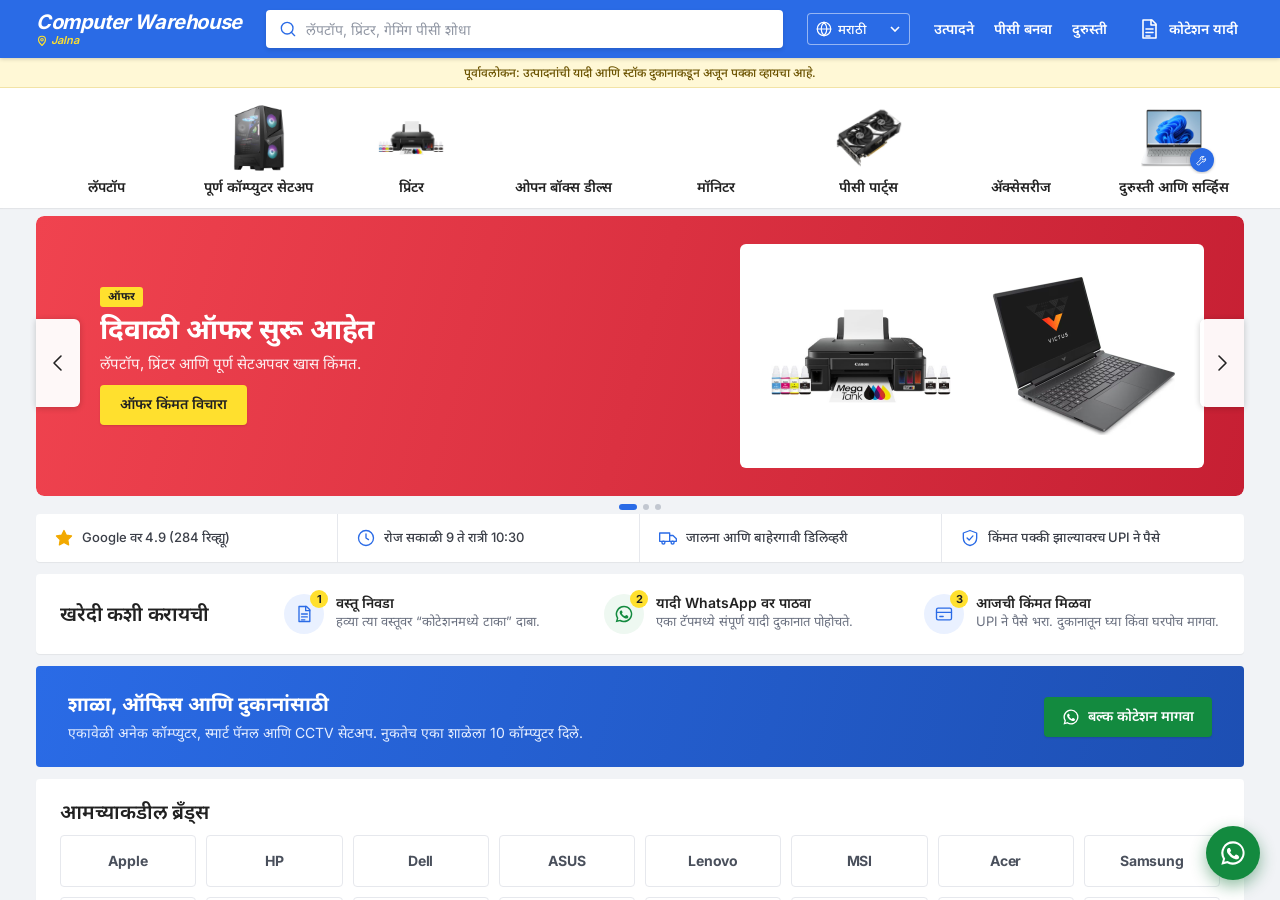
<file: index.html>
<!doctype html>
<html lang="en">
<head>
  <meta charset="utf-8">
  <meta name="viewport" content="width=device-width, initial-scale=1">
  <title>Computer Warehouse Jalna</title>
  <meta http-equiv="refresh" content="0; url=pc-shop/">
  <link rel="canonical" href="pc-shop/">
  <style>body{font-family:system-ui,sans-serif;background:#fff;color:#212121;padding:24px}a{color:#2A6BE6}</style>
</head>
<body>
  <p><a href="pc-shop/">Computer Warehouse Jalna</a></p>
</body>
</html>
</file>
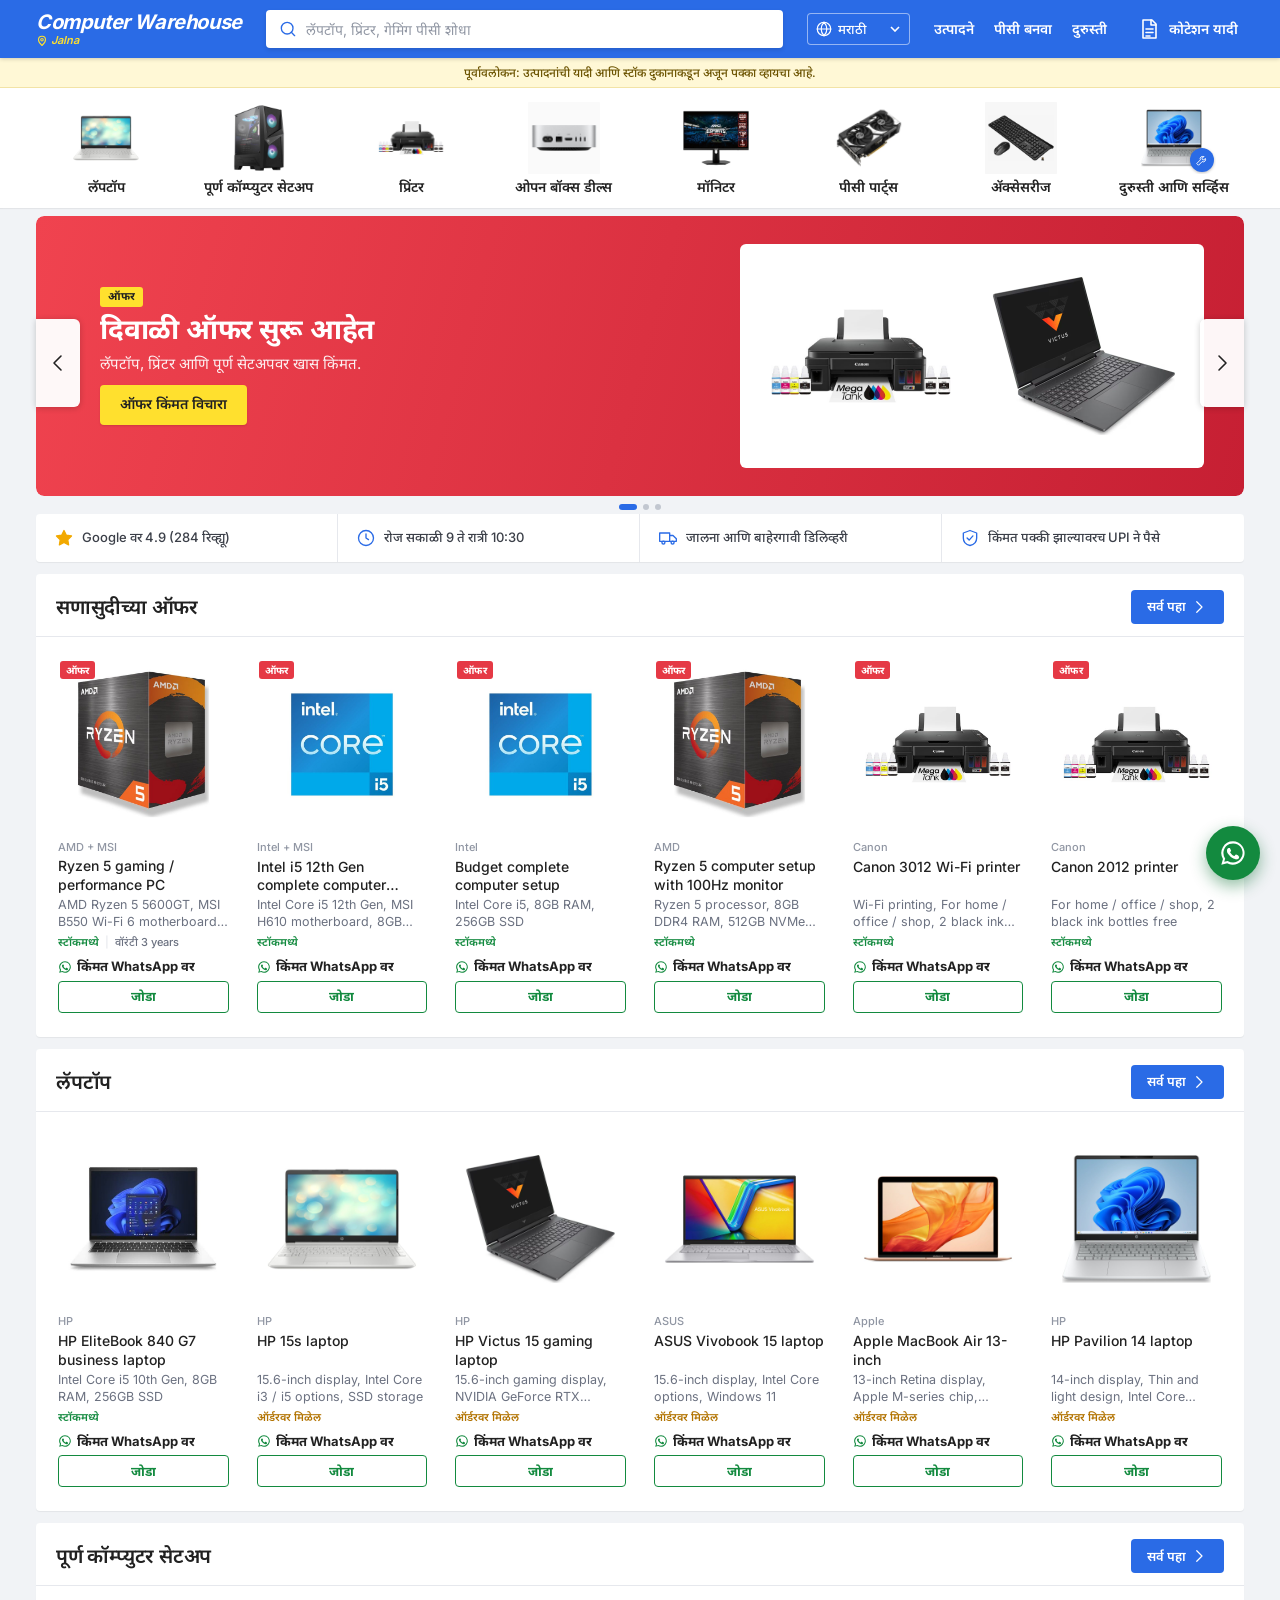
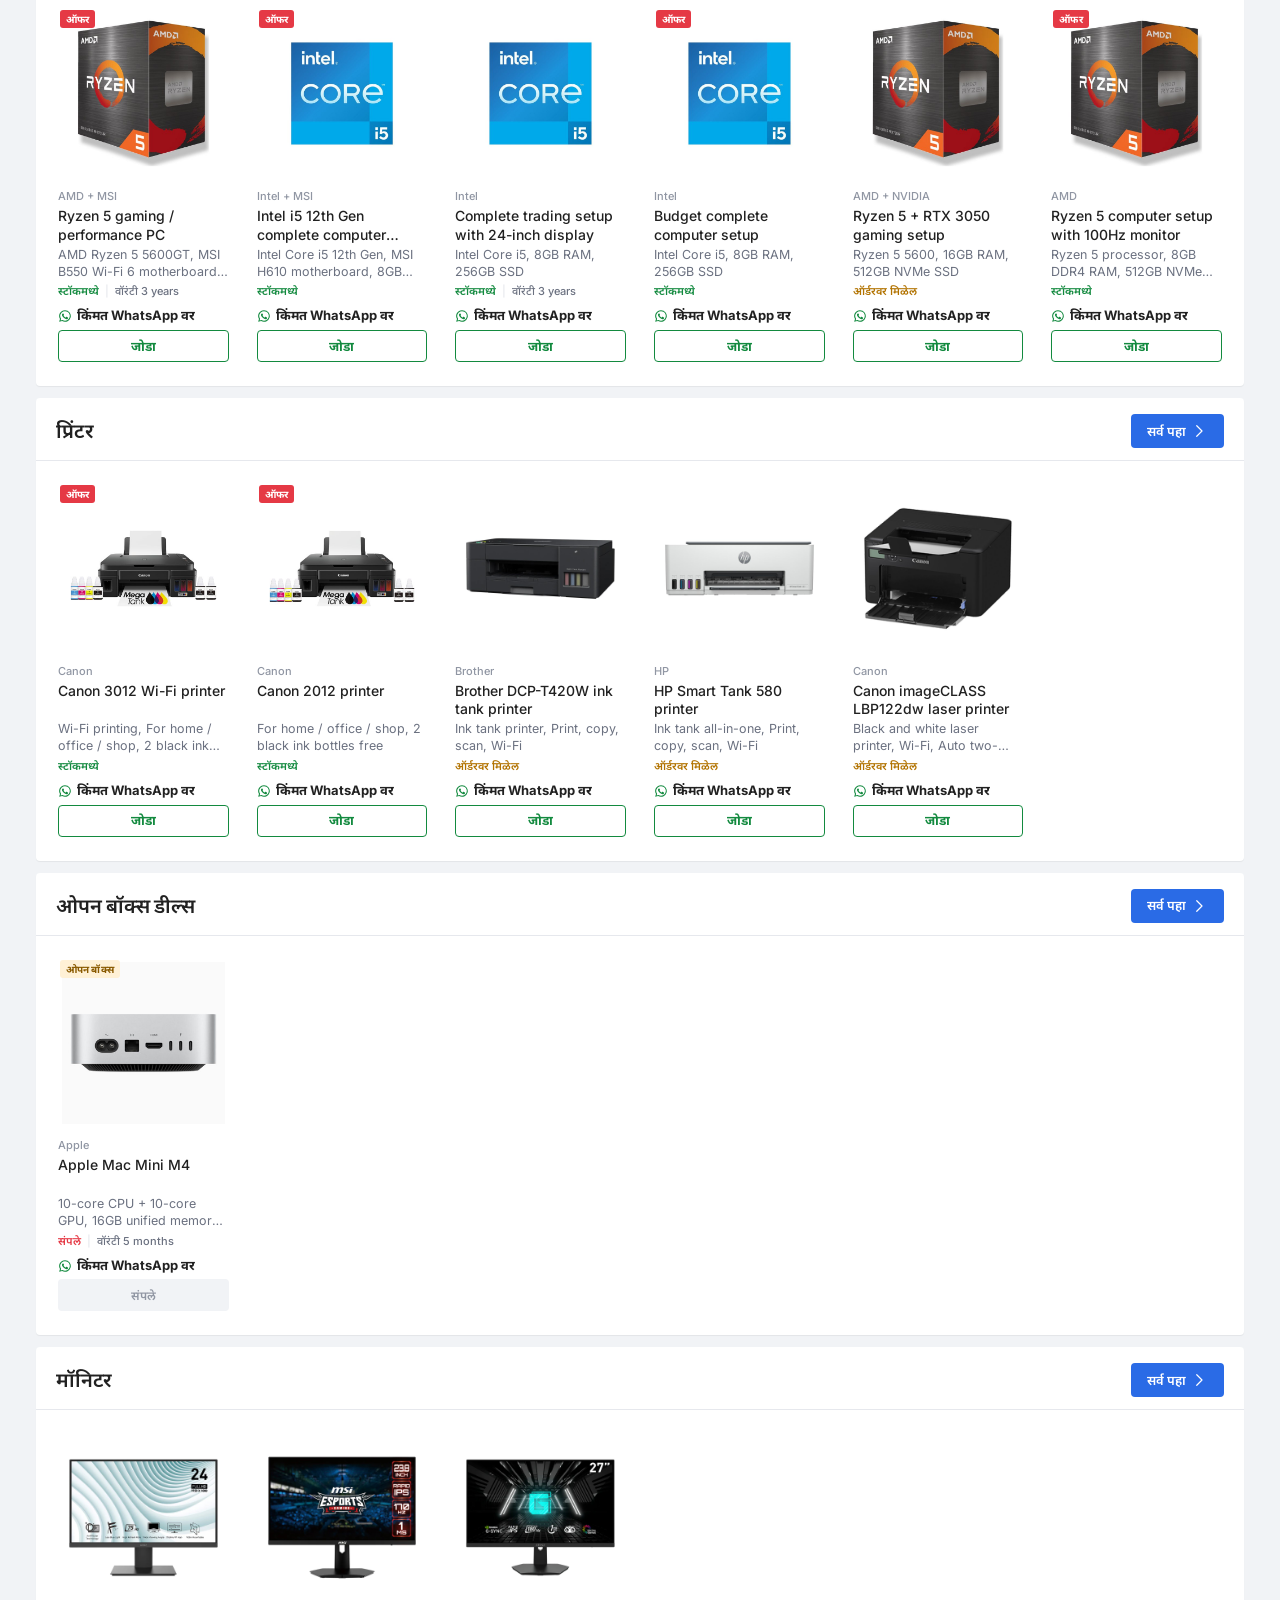
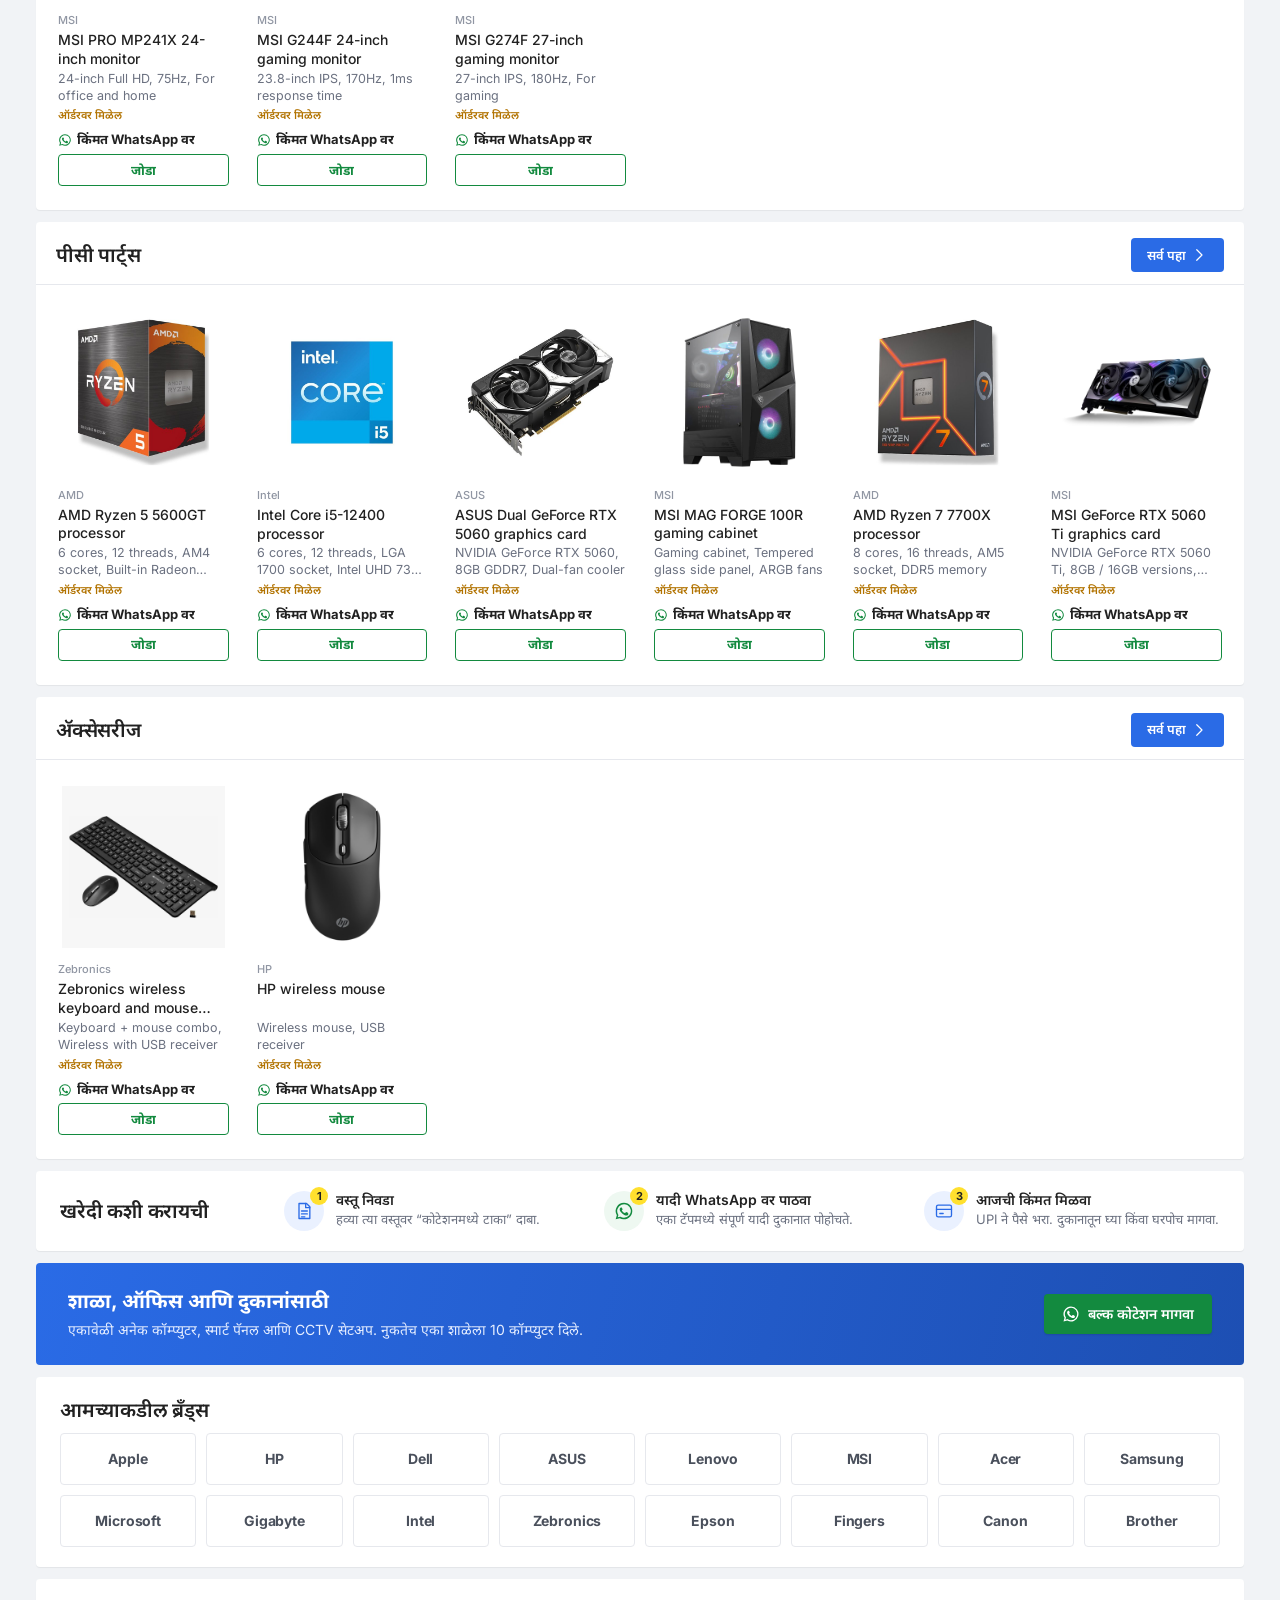
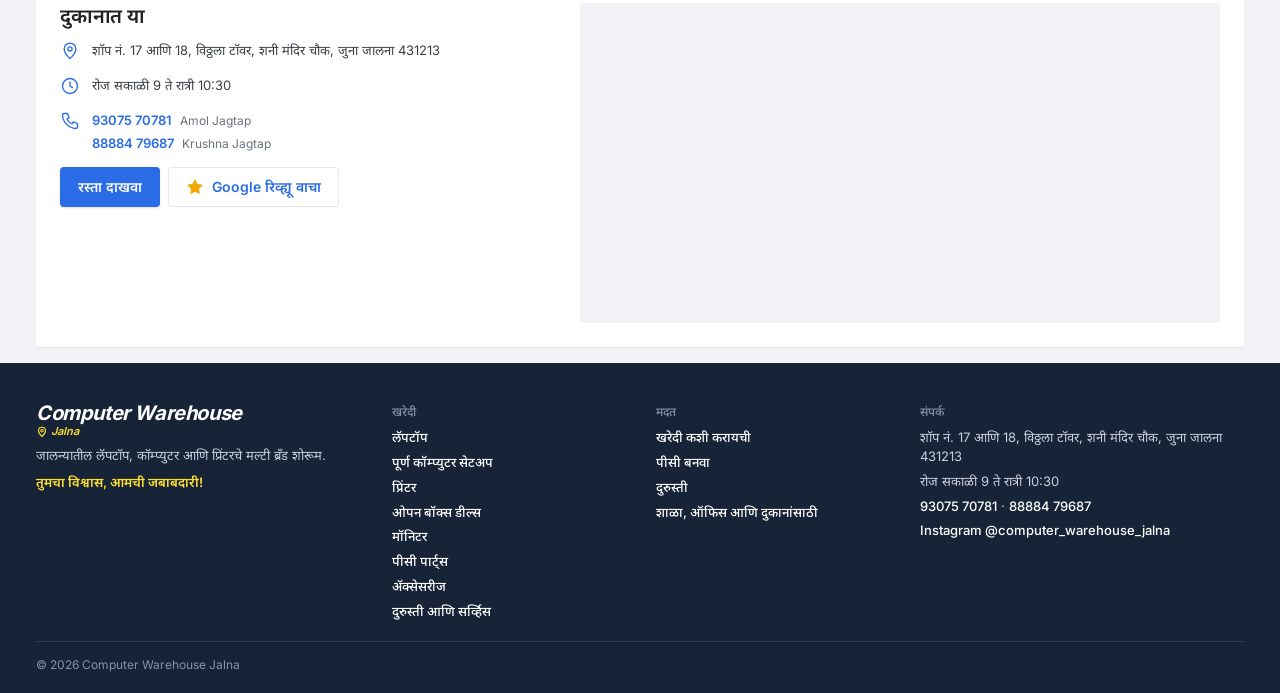
<file: pc-shop/index.html>
<!doctype html>
<html lang="mr">
<head>
  <meta charset="utf-8">
  <meta name="viewport" content="width=device-width, initial-scale=1, viewport-fit=cover">
  <title>Computer Warehouse Jalna | लॅपटॉप, कॉम्प्युटर, प्रिंटर</title>
  <meta name="description" content="Computer Warehouse Jalna: laptops, complete computer setups, printers, PC parts and repair at Shani Mandir Chowk, Old Jalna. Get today's price on WhatsApp.">
  <meta name="theme-color" content="#2A6BE6">
  <link rel="preload" href="assets/fonts/inter-latin-600-normal.woff2" as="font" type="font/woff2" crossorigin>
  <link rel="preload" href="assets/fonts/noto-sans-devanagari-devanagari-400-normal.woff2" as="font" type="font/woff2" crossorigin>
  <link rel="stylesheet" href="assets/css/fonts.css">
  <link rel="stylesheet" href="assets/css/style.css">
</head>
<body data-page="home">
  <a class="skip" href="#main" data-i18n="skip">मुख्य मजकुराकडे जा</a>

  <div data-layout="header"></div>

  <main id="main">
    <section class="cat-row" aria-labelledby="cat-title">
      <div class="wrap">
        <h2 class="sr-only" id="cat-title" data-i18n="cat_title">काय हवे आहे?</h2>
        <ul class="cats" id="categories"></ul>
      </div>
    </section>

    <section class="banners" aria-label="Offers">
      <div class="wrap">
        <div class="slider" id="slider">
          <div class="slides" id="slides" tabindex="0">
            <article class="slide slide-offer" id="offer">
              <div class="slide-copy">
                <p class="slide-tag" data-i18n="badge_offer">ऑफर</p>
                <h2 class="slide-title" data-i18n="offer_title"></h2>
                <p class="slide-text" data-i18n="b1_b"></p>
                <a class="btn btn-yellow" data-wa="wa_offer" href="#" data-i18n="offer_btn"></a>
              </div>
              <div class="slide-photo slide-photo-duo"><img src="assets/products/canon-pixma-g3012.jpg" alt="" data-fallback="printers"><img src="assets/products/hp-victus-15.jpg" alt="" data-fallback="laptops"></div>
            </article>
            <article class="slide slide-build">
              <div class="slide-copy">
                <h2 class="slide-title" data-i18n="b2_t"></h2>
                <p class="slide-text" data-i18n="b2_b"></p>
                <a class="btn btn-yellow" href="build.html" data-i18n="build_btn"></a>
              </div>
              <div class="slide-photo slide-photo-duo"><img src="assets/products/msi-mag-forge-100r.jpg" alt="" data-fallback="pc-setups"><img src="assets/products/rtx-5060.jpg" alt="" data-fallback="parts"></div>
            </article>
            <article class="slide slide-repair">
              <div class="slide-copy">
                <h2 class="slide-title" data-i18n="repair_t"></h2>
                <p class="slide-text" data-i18n="repair_b"></p>
                <a class="btn" href="repair.html" data-i18n="repair_btn"></a>
              </div>
              <div class="slide-photo"><img src="assets/products/hp-pavilion-14.jpg" alt="" data-fallback="laptops"><span class="slide-badge" data-icon="repair"></span></div>
            </article>
          </div>
          <button type="button" class="slider-arrow slider-prev" data-slide="-1" aria-label="Previous"><span data-icon="chevron-left"></span></button>
          <button type="button" class="slider-arrow slider-next" data-slide="1" aria-label="Next"><span data-icon="chevron-right"></span></button>
          <div class="dots" id="dots" role="tablist" aria-label="Slides"></div>
        </div>
      </div>
    </section>

    <section class="trust" aria-label="Why buy here">
      <div class="wrap">
        <ul class="trust-list">
          <li><a data-place-link href="#" target="_blank" rel="noopener"><span class="trust-icon trust-star" data-icon="star"></span><span data-rating></span></a></li>
          <li><span class="trust-icon" data-icon="clock"></span><span data-i18n="hours_v"></span></li>
          <li><span class="trust-icon" data-icon="truck"></span><span data-i18n="trust_delivery"></span></li>
          <li><span class="trust-icon" data-icon="shield"></span><span data-i18n="trust_pay"></span></li>
        </ul>
      </div>
    </section>

    <div id="rails"></div>

    <section class="section how" id="how">
      <div class="wrap"><div class="how-inner">
        <h2 class="h2" data-i18n="how_title">खरेदी कशी करायची</h2>
        <ol class="steps">
          <li><span class="step-icon" data-icon="quote"></span><div><h3 data-i18n="step1_t"></h3><p data-i18n="step1_b"></p></div></li>
          <li><span class="step-icon step-wa" data-icon="whatsapp"></span><div><h3 data-i18n="step2_t"></h3><p data-i18n="step2_b"></p></div></li>
          <li><span class="step-icon" data-icon="upi"></span><div><h3 data-i18n="step3_t"></h3><p data-i18n="step3_b"></p></div></li>
        </ol>
      </div></div>
    </section>

    <section class="section">
      <div class="wrap">
        <div class="bulk">
          <div>
            <h2 class="bulk-title" data-i18n="bulk_t"></h2>
            <p data-i18n="bulk_b"></p>
          </div>
          <a class="btn btn-wa" data-wa="wa_bulk" href="#"><span data-icon="whatsapp"></span><span data-i18n="bulk_btn"></span></a>
        </div>
      </div>
    </section>

    <section class="section brands-section" aria-labelledby="brands-title">
      <div class="wrap"><div class="brands-box">
        <h2 class="h2" id="brands-title" data-i18n="brands_t"></h2>
        <ul class="brands" id="brands"></ul>
      </div></div>
    </section>

    <section class="section visit" id="visit">
      <div class="wrap">
        <div class="visit-card">
          <div class="visit-info">
            <h2 class="h2" data-i18n="visit_title">दुकानात या</h2>
            <dl class="facts">
              <div><dt><span data-icon="pin" data-size="20"></span><span class="sr-only">Address</span></dt><dd data-i18n="address"></dd></div>
              <div><dt><span data-icon="clock" data-size="20"></span><span class="sr-only" data-i18n="hours_t"></span></dt><dd data-i18n="hours_v"></dd></div>
              <div><dt><span data-icon="phone" data-size="20"></span><span class="sr-only" data-i18n="phone_t"></span></dt><dd><ul class="phones" id="phones"></ul></dd></div>
            </dl>
            <div class="visit-actions">
              <a class="btn" data-directions href="#" target="_blank" rel="noopener" data-i18n="directions">रस्ता दाखवा</a>
              <a class="btn btn-ghost" data-place-link href="#" target="_blank" rel="noopener"><span class="trust-star" data-icon="star" data-size="18"></span><span data-i18n="reviews_link"></span></a>
            </div>
          </div>
          <div class="visit-map">
            <iframe data-map title="Map: Computer Warehouse Jalna" loading="lazy" referrerpolicy="no-referrer-when-downgrade"></iframe>
          </div>
        </div>
      </div>
    </section>
  </main>

  <div data-layout="footer"></div>
  <div data-layout="bottom"></div>
  <div data-layout="quote"></div>

  <script src="assets/js/layout.js"></script>
  <script src="assets/js/config.js"></script>
  <script src="assets/js/i18n.js"></script>
  <script src="assets/js/icons.js"></script>
  <script src="assets/js/art.js"></script>
  <script src="data/sample-products.js"></script>
  <script src="assets/js/products.js"></script>
  <script src="assets/js/quote.js"></script>
  <script src="assets/js/app.js"></script>
</body>
</html>
</file>
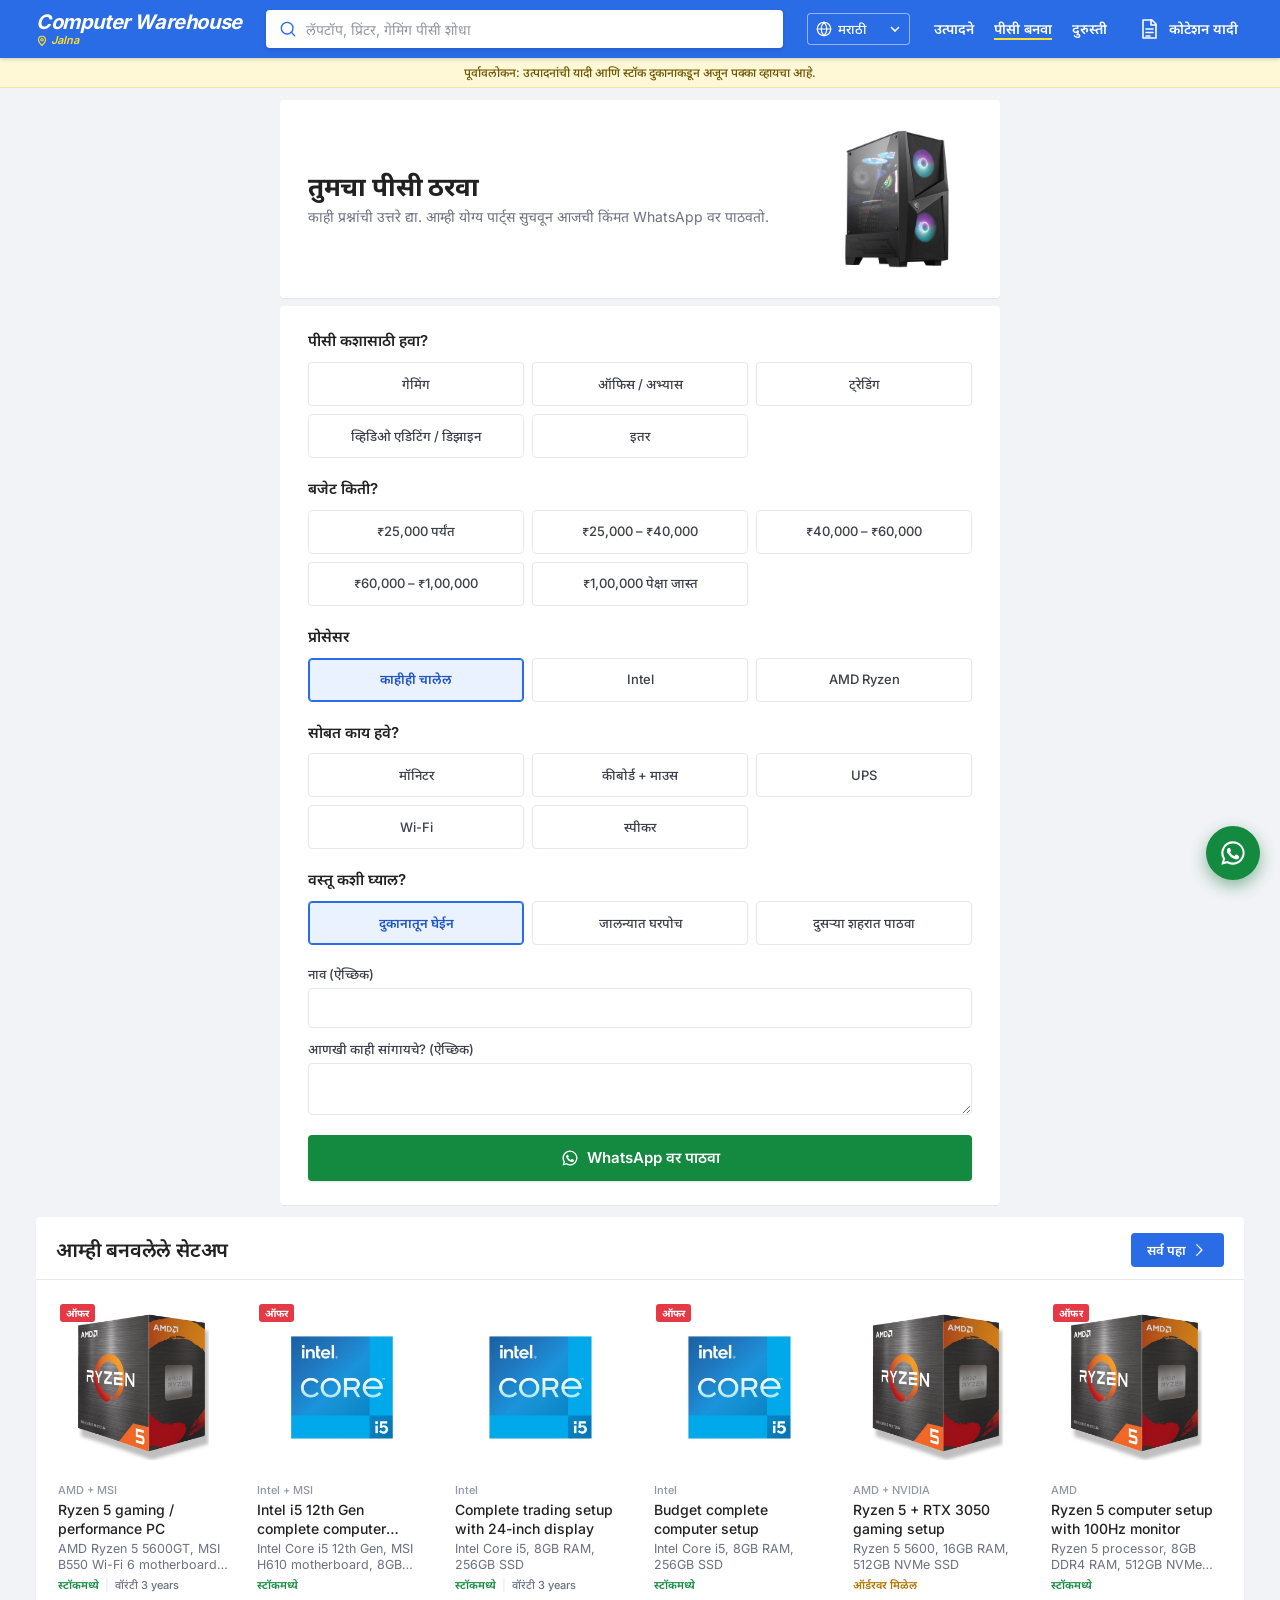
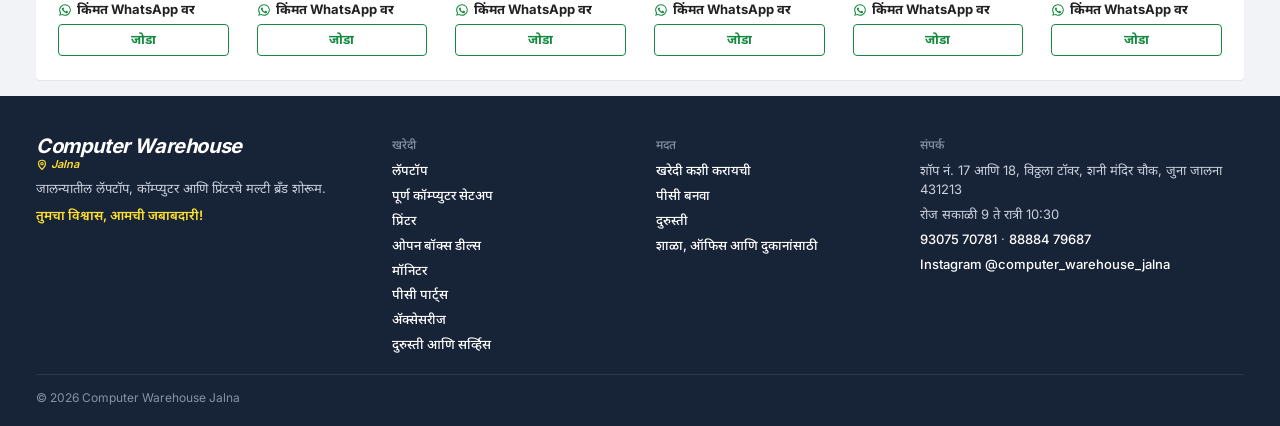
<file: pc-shop/build.html>
<!doctype html>
<html lang="mr">
<head>
  <meta charset="utf-8">
  <meta name="viewport" content="width=device-width, initial-scale=1, viewport-fit=cover">
  <title>Build my PC | Computer Warehouse Jalna</title>
  <meta name="description" content="Tell Computer Warehouse Jalna your budget and use. We suggest the right parts and send today's price on WhatsApp.">
  <meta name="theme-color" content="#2A6BE6">
  <link rel="preload" href="assets/fonts/inter-latin-600-normal.woff2" as="font" type="font/woff2" crossorigin>
  <link rel="preload" href="assets/fonts/noto-sans-devanagari-devanagari-400-normal.woff2" as="font" type="font/woff2" crossorigin>
  <link rel="stylesheet" href="assets/css/fonts.css">
  <link rel="stylesheet" href="assets/css/style.css">
</head>
<body data-page="build">
  <a class="skip" href="#main" data-i18n="skip"></a>
  <div data-layout="header"></div>

  <main id="main" class="form-page">
    <div class="wrap form-wrap">
      <div class="form-hero">
        <div>
          <h1 data-i18n="bp_title"></h1>
          <p data-i18n="bp_intro"></p>
        </div>
        <span class="form-hero-art"><img src="assets/products/msi-mag-forge-100r.jpg" alt=""></span>
      </div>

      <form class="form-card" id="build-form" novalidate>
        <p class="form-error" id="build-error" role="alert" hidden></p>
        <fieldset class="q">
          <legend data-i18n="bp_use"></legend>
          <div class="opts">
            <label class="opt"><input type="checkbox" name="use" value="use_gaming"><span data-i18n="use_gaming"></span></label>
            <label class="opt"><input type="checkbox" name="use" value="use_office"><span data-i18n="use_office"></span></label>
            <label class="opt"><input type="checkbox" name="use" value="use_trading"><span data-i18n="use_trading"></span></label>
            <label class="opt"><input type="checkbox" name="use" value="use_editing"><span data-i18n="use_editing"></span></label>
            <label class="opt"><input type="checkbox" name="use" value="use_other"><span data-i18n="use_other"></span></label>
          </div>
        </fieldset>
        <fieldset class="q">
          <legend data-i18n="bp_budget"></legend>
          <div class="opts">
            <label class="opt"><input type="radio" name="budget" value="budget_1"><span data-i18n="budget_1"></span></label>
            <label class="opt"><input type="radio" name="budget" value="budget_2"><span data-i18n="budget_2"></span></label>
            <label class="opt"><input type="radio" name="budget" value="budget_3"><span data-i18n="budget_3"></span></label>
            <label class="opt"><input type="radio" name="budget" value="budget_4"><span data-i18n="budget_4"></span></label>
            <label class="opt"><input type="radio" name="budget" value="budget_5"><span data-i18n="budget_5"></span></label>
          </div>
        </fieldset>
        <fieldset class="q">
          <legend data-i18n="bp_pref"></legend>
          <div class="opts">
            <label class="opt"><input type="radio" name="cpu" value="pref_any" checked><span data-i18n="pref_any"></span></label>
            <label class="opt"><input type="radio" name="cpu" value="cpu_intel"><span>Intel</span></label>
            <label class="opt"><input type="radio" name="cpu" value="cpu_amd"><span>AMD Ryzen</span></label>
          </div>
        </fieldset>
        <fieldset class="q">
          <legend data-i18n="bp_extras"></legend>
          <div class="opts">
            <label class="opt"><input type="checkbox" name="extras" value="ex_monitor"><span data-i18n="ex_monitor"></span></label>
            <label class="opt"><input type="checkbox" name="extras" value="ex_kbm"><span data-i18n="ex_kbm"></span></label>
            <label class="opt"><input type="checkbox" name="extras" value="ex_ups"><span data-i18n="ex_ups"></span></label>
            <label class="opt"><input type="checkbox" name="extras" value="ex_wifi"><span data-i18n="ex_wifi"></span></label>
            <label class="opt"><input type="checkbox" name="extras" value="ex_speakers"><span data-i18n="ex_speakers"></span></label>
          </div>
        </fieldset>
        <fieldset class="q">
            <legend data-i18n="q_how"></legend>
            <div class="opts">
            <label class="opt"><input type="radio" name="how" value="pickup" checked><span data-i18n="q_pickup"></span></label>
            <label class="opt"><input type="radio" name="how" value="jalna"><span data-i18n="q_jalna"></span></label>
            <label class="opt"><input type="radio" name="how" value="other"><span data-i18n="q_other"></span></label>
            </div>
          </fieldset>
        <div class="form-fields">
          <label class="field" data-place><span data-i18n="q_place"></span><input name="place" autocomplete="address-level2"></label>
          <label class="field"><span data-i18n="q_name"></span><input name="name" autocomplete="name"></label>
          <label class="field"><span data-i18n="q_note"></span><textarea name="note" rows="2"></textarea></label>
        </div>
        <div class="form-submit">
          <button type="submit" class="btn btn-wa btn-block"><span data-icon="whatsapp"></span><span data-i18n="bp_send"></span></button>
        </div>
      </form>
    </div>
    <div id="build-rail"></div>
  </main>

  <div data-layout="footer"></div>
  <div data-layout="bottom"></div>
  <div data-layout="quote"></div>

  <script src="assets/js/layout.js"></script>
  <script src="assets/js/config.js"></script>
  <script src="assets/js/i18n.js"></script>
  <script src="assets/js/icons.js"></script>
  <script src="assets/js/art.js"></script>
  <script src="data/sample-products.js"></script>
  <script src="assets/js/products.js"></script>
  <script src="assets/js/quote.js"></script>
  <script src="assets/js/app.js"></script>
</body>
</html>
</file>
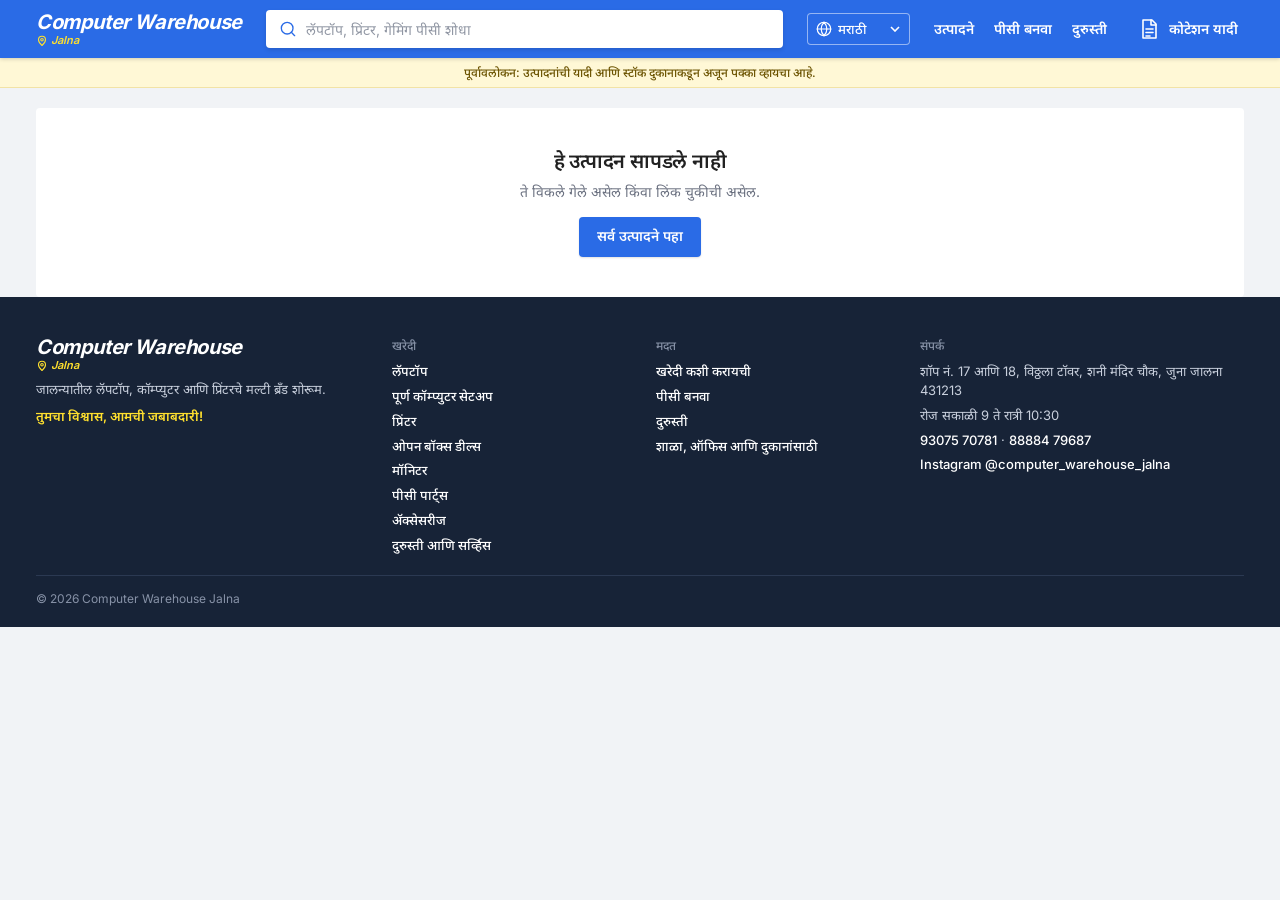
<file: pc-shop/product.html>
<!doctype html>
<html lang="mr">
<head>
  <meta charset="utf-8">
  <meta name="viewport" content="width=device-width, initial-scale=1, viewport-fit=cover">
  <title>Product | Computer Warehouse Jalna</title>
  <meta name="description" content="Product details at Computer Warehouse Jalna. Add to your quote list and get today's price on WhatsApp.">
  <meta name="theme-color" content="#2A6BE6">
  <link rel="preload" href="assets/fonts/inter-latin-600-normal.woff2" as="font" type="font/woff2" crossorigin>
  <link rel="preload" href="assets/fonts/noto-sans-devanagari-devanagari-400-normal.woff2" as="font" type="font/woff2" crossorigin>
  <link rel="stylesheet" href="assets/css/fonts.css">
  <link rel="stylesheet" href="assets/css/style.css">
</head>
<body data-page="product">
  <a class="skip" href="#main" data-i18n="skip"></a>
  <div data-layout="header"></div>

  <main id="main" class="pd-page">
    <div class="wrap">
      <div class="pd" id="pd" hidden>
        <div class="pd-gallery">
          <div class="pd-photo" id="pd-photo"></div>
          <div class="pd-actions">
            <button type="button" class="btn btn-add-lg" data-pd-add><span data-icon="quote"></span><span data-i18n="add_quote"></span></button>
            <a class="btn btn-wa btn-wa-lg" data-pd-wa href="#" target="_blank" rel="noopener"><span data-icon="whatsapp"></span><span data-i18n="pd_ask"></span></a>
          </div>
        </div>

        <div class="pd-info">
          <nav class="crumbs" aria-label="Breadcrumb">
            <a href="index.html" data-i18n="crumb_home"></a>
            <span data-icon="chevron-right" data-size="14"></span>
            <a id="pd-crumb-cat" href="products.html"></a>
            <span data-icon="chevron-right" data-size="14"></span>
            <span id="pd-crumb-here" aria-current="page"></span>
          </nav>
          <p class="pd-brand" id="pd-brand"></p>
          <h1 class="pd-name" id="pd-name"></h1>
          <p class="pd-stock" id="pd-stock"></p>

          <div class="pd-price">
            <p class="pd-price-t"><span data-icon="whatsapp"></span><span data-i18n="price_on_wa"></span></p>
            <p class="pd-price-b" data-i18n="pd_price_b"></p>
          </div>

          <section class="pd-block" aria-labelledby="pd-h-high">
            <h2 class="pd-h" id="pd-h-high" data-i18n="pd_highlights"></h2>
            <ul class="pd-highlights" id="pd-highlights"></ul>
          </section>

          <section class="pd-block pd-services">
            <div class="pd-service">
              <span class="pd-service-icon" data-icon="truck"></span>
              <div><h2 class="pd-h" data-i18n="pd_delivery_t"></h2><p data-i18n="pd_delivery_b"></p></div>
            </div>
            <div class="pd-service">
              <span class="pd-service-icon" data-icon="shield"></span>
              <div><h2 class="pd-h" data-i18n="pd_pay_t"></h2><p data-i18n="trust_pay"></p></div>
            </div>
            <div class="pd-service">
              <span class="pd-service-icon" data-icon="pin"></span>
              <div>
                <h2 class="pd-h" data-i18n="pd_seller_t"></h2>
                <p><strong>Computer Warehouse Jalna</strong> · <a data-place-link href="#" target="_blank" rel="noopener"><span data-rating></span></a></p>
                <p data-i18n="address"></p>
              </div>
            </div>
          </section>

          <section class="pd-block" aria-labelledby="pd-h-spec">
            <h2 class="pd-h" id="pd-h-spec" data-i18n="pd_specs"></h2>
            <table class="pd-table"><tbody id="pd-table"></tbody></table>
          </section>

          <button type="button" class="link-btn pd-share" id="pd-share"><span data-icon="share" data-size="16"></span><span data-i18n="pd_share"></span></button>
        </div>
      </div>

      <div class="pp-empty pd-notfound" id="pd-notfound" hidden>
        <h1 class="h2" data-i18n="pd_notfound_t"></h1>
        <p data-i18n="pd_notfound_b"></p>
        <a class="btn" href="products.html" data-i18n="featured_more"></a>
      </div>
    </div>
    <div id="pd-similar"></div>
  </main>

  <div class="pd-bar">
    <button type="button" class="btn btn-add-lg" data-pd-add><span data-icon="quote"></span><span data-i18n="add_quote"></span></button>
    <a class="btn btn-wa btn-wa-lg" data-pd-wa href="#" target="_blank" rel="noopener"><span data-icon="whatsapp"></span><span data-i18n="pd_ask"></span></a>
  </div>

  <div data-layout="footer"></div>
  <div data-layout="bottom"></div>
  <div data-layout="quote"></div>

  <script src="assets/js/layout.js"></script>
  <script src="assets/js/config.js"></script>
  <script src="assets/js/i18n.js"></script>
  <script src="assets/js/icons.js"></script>
  <script src="assets/js/art.js"></script>
  <script src="data/sample-products.js"></script>
  <script src="assets/js/products.js"></script>
  <script src="assets/js/quote.js"></script>
  <script src="assets/js/app.js"></script>
</body>
</html>
</file>
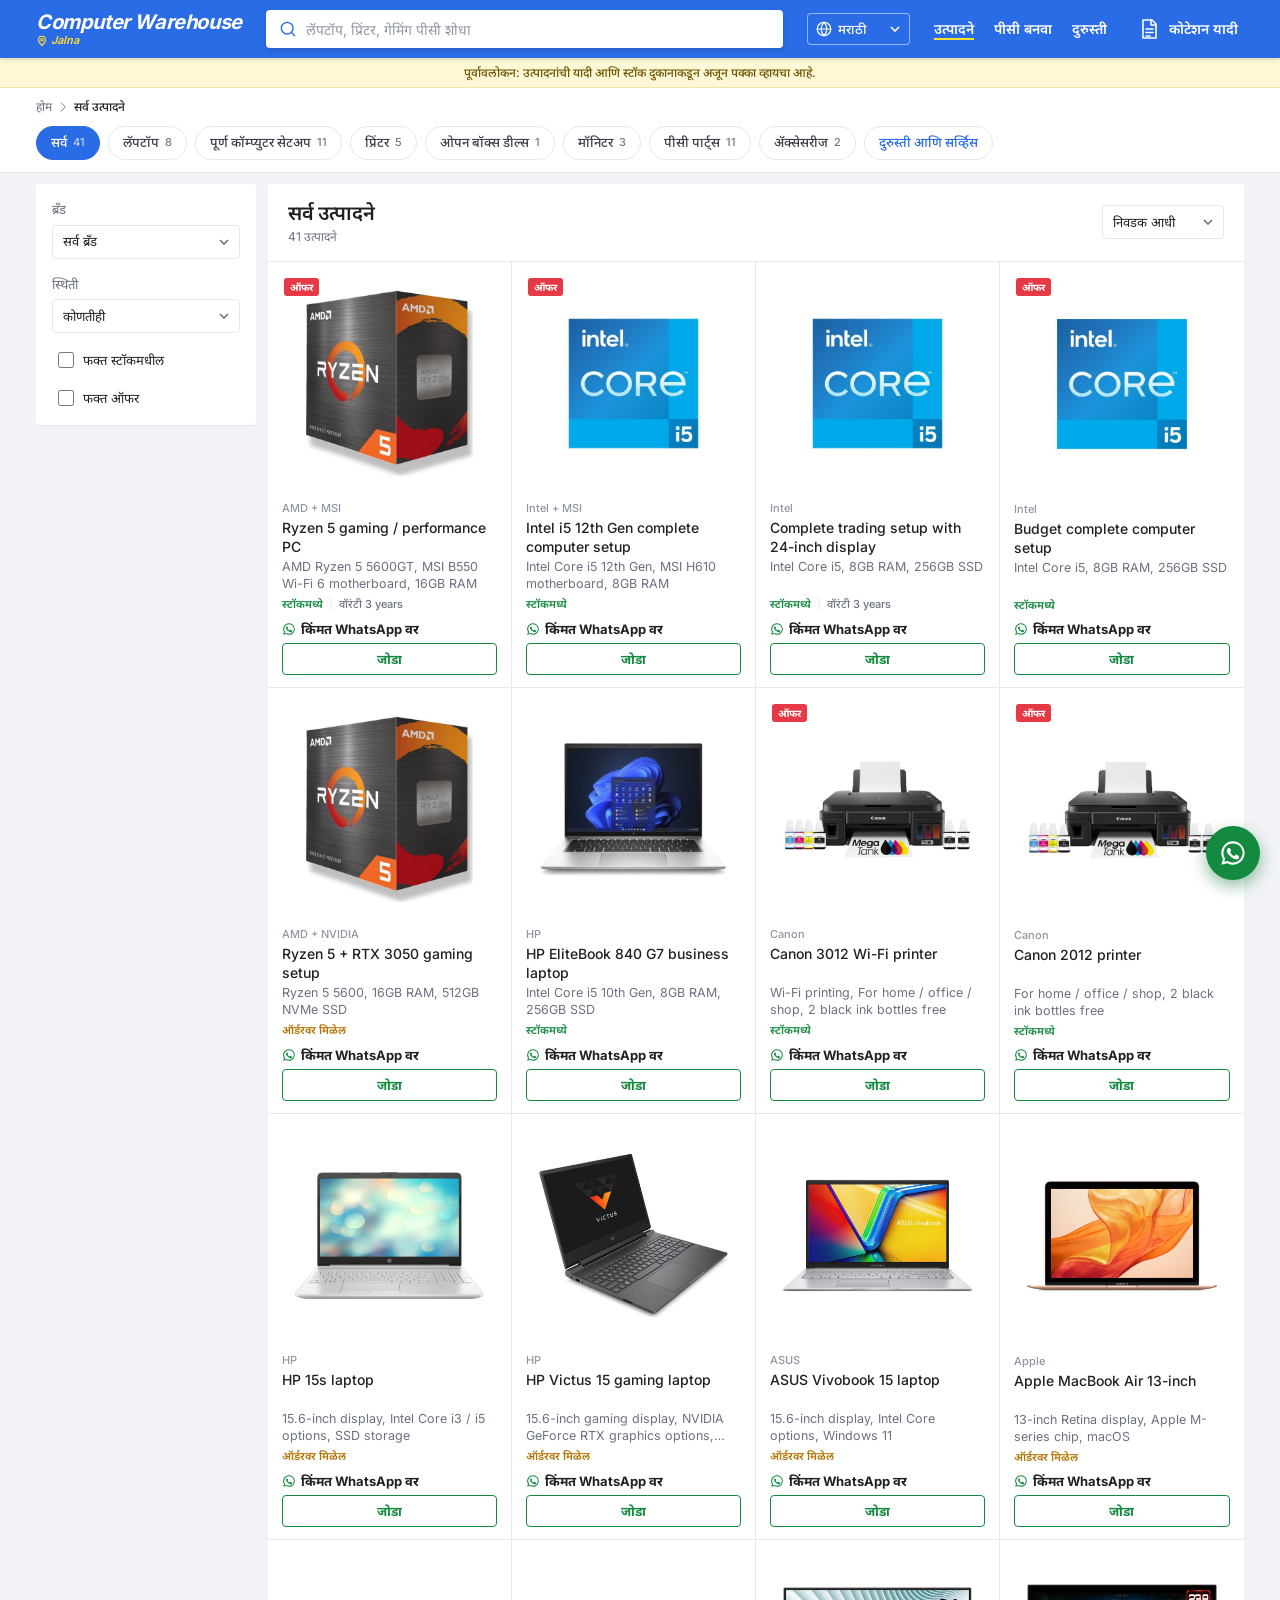
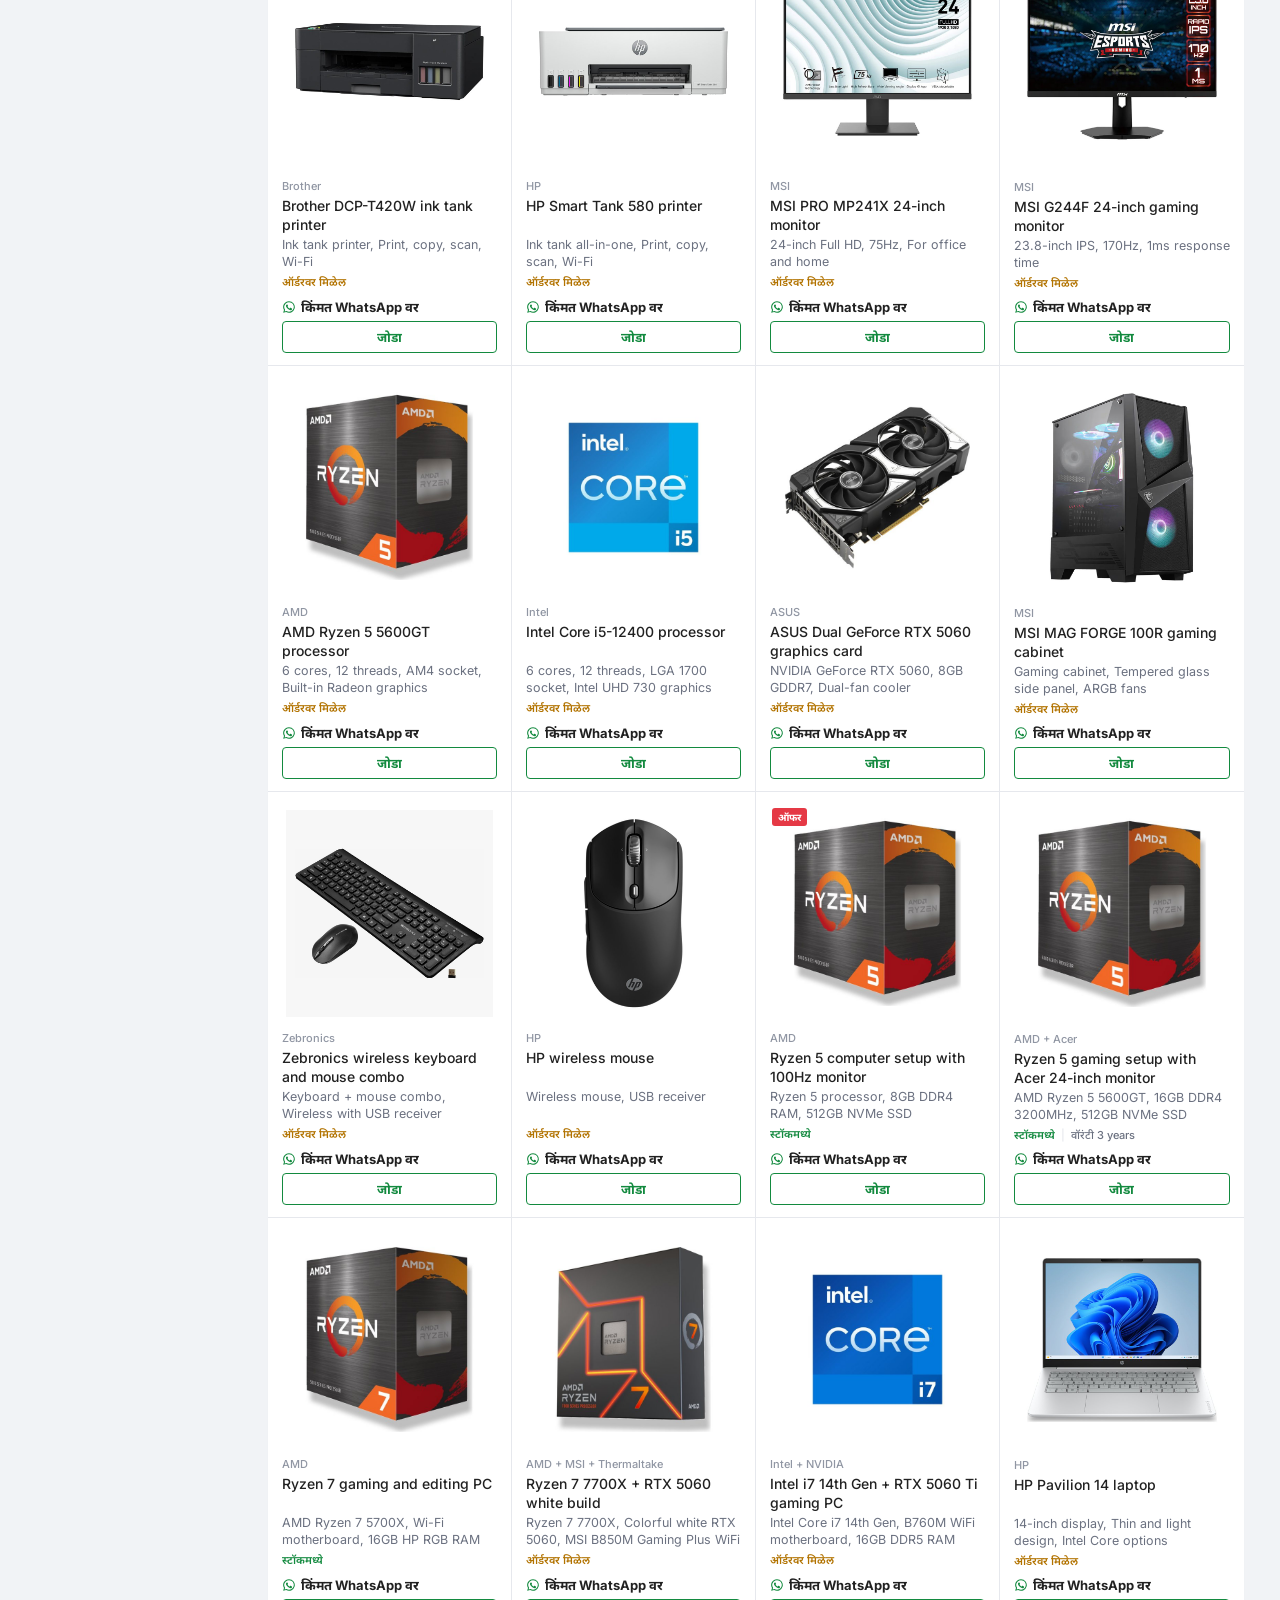
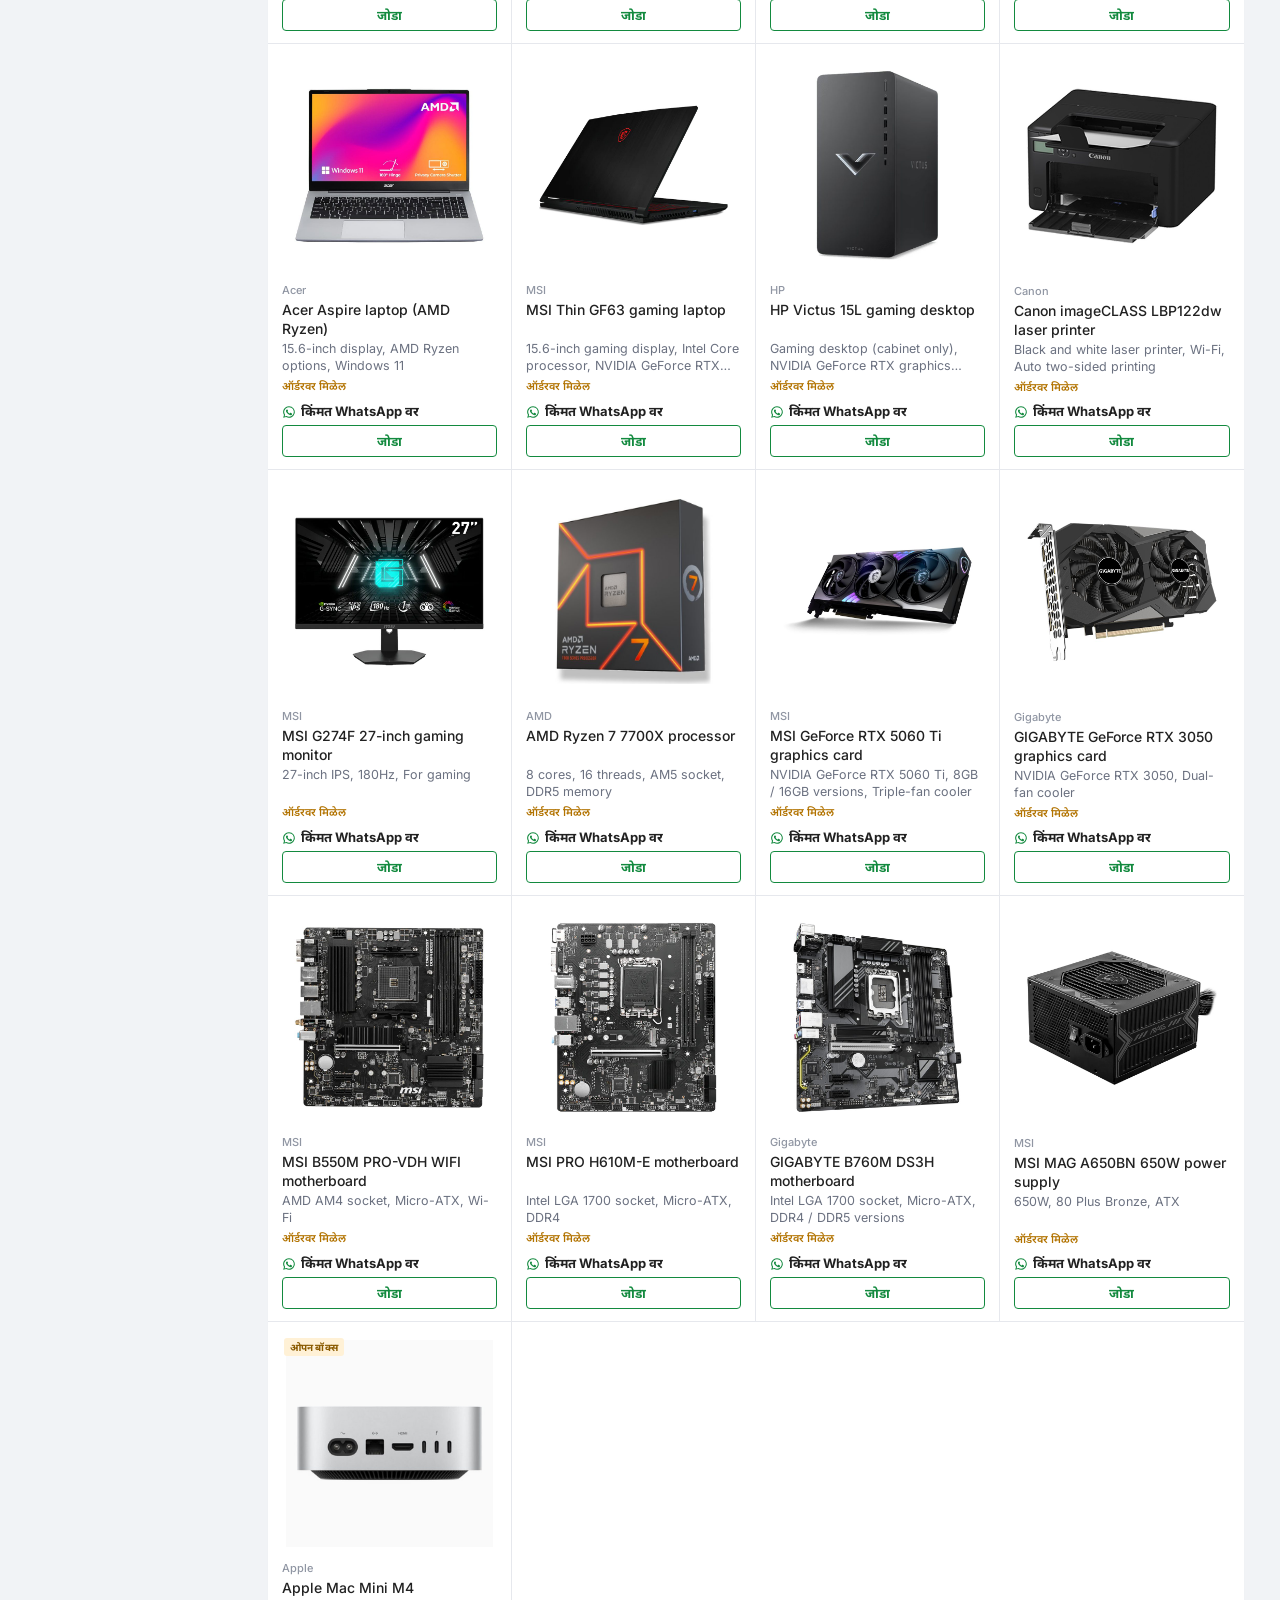
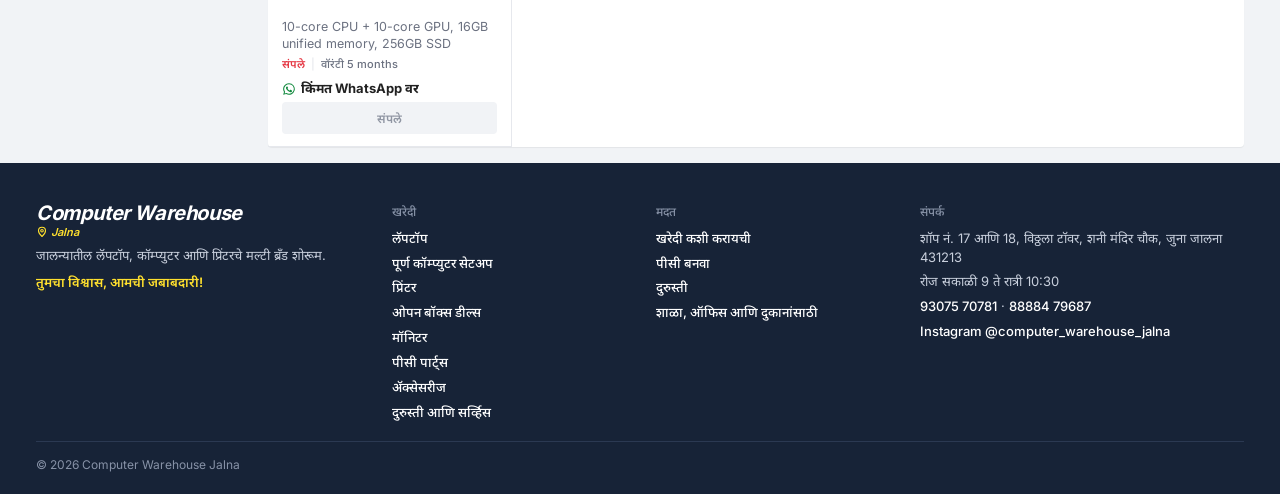
<file: pc-shop/products.html>
<!doctype html>
<html lang="mr">
<head>
  <meta charset="utf-8">
  <meta name="viewport" content="width=device-width, initial-scale=1, viewport-fit=cover">
  <title>Products | Computer Warehouse Jalna</title>
  <meta name="description" content="Laptops, complete computer setups, printers, monitors and PC parts at Computer Warehouse Jalna. Add items and get today's price on WhatsApp.">
  <meta name="theme-color" content="#2A6BE6">
  <link rel="preload" href="assets/fonts/inter-latin-600-normal.woff2" as="font" type="font/woff2" crossorigin>
  <link rel="preload" href="assets/fonts/noto-sans-devanagari-devanagari-400-normal.woff2" as="font" type="font/woff2" crossorigin>
  <link rel="stylesheet" href="assets/css/fonts.css">
  <link rel="stylesheet" href="assets/css/style.css">
</head>
<body data-page="products">
  <a class="skip" href="#main" data-i18n="skip"></a>
  <div data-layout="header"></div>

  <main id="main" class="pp">
    <div class="pp-bar">
      <div class="wrap">
        <nav class="crumbs" aria-label="Breadcrumb">
          <a href="index.html" data-i18n="crumb_home"></a>
          <span data-icon="chevron-right" data-size="14"></span>
          <span id="crumb-here" aria-current="page"></span>
        </nav>
        <ul class="chips" id="cat-chips" aria-label="Categories"></ul>
      </div>
    </div>

    <div class="wrap pp-layout">
      <aside class="filters" aria-label="Filters">
        <label class="filter">
          <span class="filter-label" data-i18n="f_brand"></span>
          <select id="f-brand"></select>
        </label>
        <label class="filter">
          <span class="filter-label" data-i18n="f_condition"></span>
          <select id="f-cond"></select>
        </label>
        <label class="filter filter-check">
          <input type="checkbox" id="f-instock">
          <span data-i18n="f_instock"></span>
        </label>
        <label class="filter filter-check">
          <input type="checkbox" id="f-offer">
          <span data-i18n="f_offers"></span>
        </label>
        <button type="button" class="link-btn filter-clear" id="f-clear" hidden data-i18n="f_clear"></button>
      </aside>

      <section class="pp-main" aria-labelledby="pp-title">
        <div class="pp-head">
          <div>
            <h1 class="h2" id="pp-title"></h1>
            <p class="pp-count" id="pp-count" aria-live="polite"></p>
          </div>
          <label class="sort">
            <span class="sr-only" data-i18n="f_sort"></span>
            <select id="f-sort"></select>
          </label>
        </div>
        <ul class="grid" id="grid"></ul>
        <div class="pp-empty" id="pp-empty" hidden>
          <span class="pp-empty-icon" data-icon="search" data-size="40"></span>
          <h2 class="h2" data-i18n="pp_empty_t"></h2>
          <p data-i18n="pp_empty_b"></p>
          <a class="btn btn-wa" id="pp-empty-wa" href="#" target="_blank" rel="noopener"><span data-icon="whatsapp"></span><span data-i18n="search_ask"></span></a>
        </div>
      </section>
    </div>
  </main>

  <div data-layout="footer"></div>
  <div data-layout="bottom"></div>
  <div data-layout="quote"></div>

  <script src="assets/js/layout.js"></script>
  <script src="assets/js/config.js"></script>
  <script src="assets/js/i18n.js"></script>
  <script src="assets/js/icons.js"></script>
  <script src="assets/js/art.js"></script>
  <script src="data/sample-products.js"></script>
  <script src="assets/js/products.js"></script>
  <script src="assets/js/quote.js"></script>
  <script src="assets/js/app.js"></script>
</body>
</html>
</file>
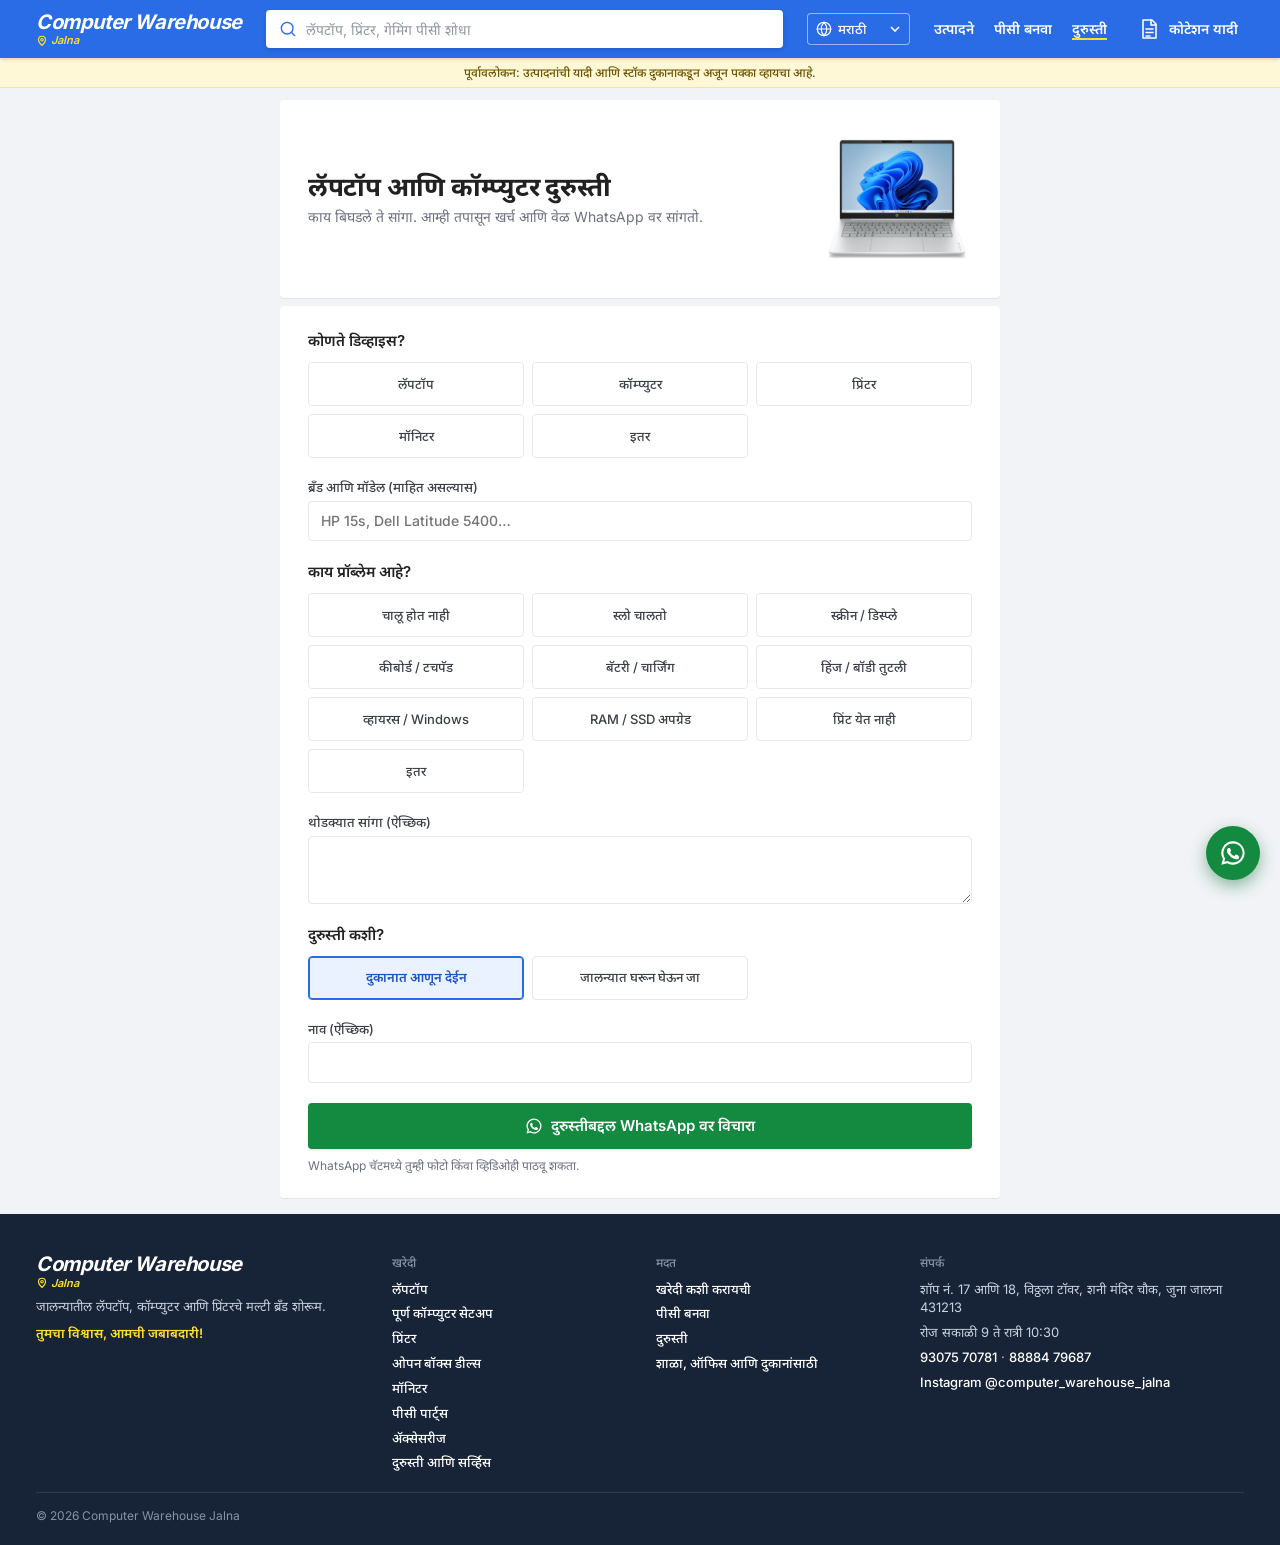
<file: pc-shop/repair.html>
<!doctype html>
<html lang="mr">
<head>
  <meta charset="utf-8">
  <meta name="viewport" content="width=device-width, initial-scale=1, viewport-fit=cover">
  <title>Repair & service | Computer Warehouse Jalna</title>
  <meta name="description" content="Laptop, computer and printer repair at Computer Warehouse Jalna. Tell us the problem on WhatsApp.">
  <meta name="theme-color" content="#2A6BE6">
  <link rel="preload" href="assets/fonts/inter-latin-600-normal.woff2" as="font" type="font/woff2" crossorigin>
  <link rel="preload" href="assets/fonts/noto-sans-devanagari-devanagari-400-normal.woff2" as="font" type="font/woff2" crossorigin>
  <link rel="stylesheet" href="assets/css/fonts.css">
  <link rel="stylesheet" href="assets/css/style.css">
</head>
<body data-page="repair">
  <a class="skip" href="#main" data-i18n="skip"></a>
  <div data-layout="header"></div>

  <main id="main" class="form-page">
    <div class="wrap form-wrap">
      <div class="form-hero">
        <div>
          <h1 data-i18n="rp_title"></h1>
          <p data-i18n="rp_intro"></p>
        </div>
        <span class="form-hero-art"><img src="assets/products/hp-pavilion-14.jpg" alt=""></span>
      </div>

      <form class="form-card" id="repair-form" novalidate>
        <p class="form-error" id="repair-error" role="alert" hidden></p>
        <fieldset class="q">
          <legend data-i18n="rp_device"></legend>
          <div class="opts">
            <label class="opt"><input type="radio" name="device" value="dev_laptop"><span data-i18n="dev_laptop"></span></label>
            <label class="opt"><input type="radio" name="device" value="dev_desktop"><span data-i18n="dev_desktop"></span></label>
            <label class="opt"><input type="radio" name="device" value="dev_printer"><span data-i18n="dev_printer"></span></label>
            <label class="opt"><input type="radio" name="device" value="dev_monitor"><span data-i18n="dev_monitor"></span></label>
            <label class="opt"><input type="radio" name="device" value="dev_other"><span data-i18n="dev_other"></span></label>
          </div>
        </fieldset>
        <div class="form-fields">
          <label class="field"><span data-i18n="rp_model"></span><input name="model" placeholder="HP 15s, Dell Latitude 5400…"></label>
        </div>
        <fieldset class="q">
          <legend data-i18n="rp_problem"></legend>
          <div class="opts">
            <label class="opt"><input type="checkbox" name="problem" value="pr_power"><span data-i18n="pr_power"></span></label>
            <label class="opt"><input type="checkbox" name="problem" value="pr_slow"><span data-i18n="pr_slow"></span></label>
            <label class="opt"><input type="checkbox" name="problem" value="pr_screen"><span data-i18n="pr_screen"></span></label>
            <label class="opt"><input type="checkbox" name="problem" value="pr_keyboard"><span data-i18n="pr_keyboard"></span></label>
            <label class="opt"><input type="checkbox" name="problem" value="pr_battery"><span data-i18n="pr_battery"></span></label>
            <label class="opt"><input type="checkbox" name="problem" value="pr_body"><span data-i18n="pr_body"></span></label>
            <label class="opt"><input type="checkbox" name="problem" value="pr_windows"><span data-i18n="pr_windows"></span></label>
            <label class="opt"><input type="checkbox" name="problem" value="pr_upgrade"><span data-i18n="pr_upgrade"></span></label>
            <label class="opt"><input type="checkbox" name="problem" value="pr_print"><span data-i18n="pr_print"></span></label>
            <label class="opt"><input type="checkbox" name="problem" value="pr_other"><span data-i18n="pr_other"></span></label>
          </div>
        </fieldset>
        <div class="form-fields">
          <label class="field"><span data-i18n="rp_details"></span><textarea name="details" rows="3"></textarea></label>
        </div>
        <fieldset class="q">
          <legend data-i18n="rp_how"></legend>
          <div class="opts">
            <label class="opt"><input type="radio" name="visit" value="rv_shop" checked><span data-i18n="rv_shop"></span></label>
            <label class="opt"><input type="radio" name="visit" value="rv_pickup"><span data-i18n="rv_pickup"></span></label>
          </div>
        </fieldset>
        <div class="form-fields">
          <label class="field"><span data-i18n="q_name"></span><input name="name" autocomplete="name"></label>
        </div>
        <div class="form-submit">
          <button type="submit" class="btn btn-wa btn-block"><span data-icon="whatsapp"></span><span data-i18n="rp_send"></span></button>
          <p class="form-note" data-i18n="rp_photo"></p>
        </div>
      </form>
    </div>
  </main>

  <div data-layout="footer"></div>
  <div data-layout="bottom"></div>
  <div data-layout="quote"></div>

  <script src="assets/js/layout.js"></script>
  <script src="assets/js/config.js"></script>
  <script src="assets/js/i18n.js"></script>
  <script src="assets/js/icons.js"></script>
  <script src="assets/js/art.js"></script>
  <script src="data/sample-products.js"></script>
  <script src="assets/js/products.js"></script>
  <script src="assets/js/quote.js"></script>
  <script src="assets/js/app.js"></script>
</body>
</html>
</file>
<file: pc-shop/assets/css/fonts.css>
/*
 * Fonts hosted with the site (no Google Fonts request).
 * Inter for English, Noto Sans Devanagari for Marathi and Hindi.
 * Both SIL Open Font License 1.1 (see assets/fonts/OFL-*.txt).
 */
@font-face { font-family: "Inter"; font-style: normal; font-weight: 400; font-display: swap;
  src: url("../fonts/inter-latin-400-normal.woff2") format("woff2"); unicode-range: U+0000-00FF, U+0131, U+0152-0153, U+02BB-02BC, U+02C6, U+02DA, U+02DC, U+0304, U+0308, U+0329, U+2000-206F, U+20AC, U+2122, U+2191, U+2193, U+2212, U+2215, U+FEFF, U+FFFD; }
@font-face { font-family: "Noto Sans Devanagari"; font-style: normal; font-weight: 400; font-display: swap;
  src: url("../fonts/noto-sans-devanagari-devanagari-400-normal.woff2") format("woff2"); unicode-range: U+0900-097F, U+1CD0-1CF9, U+200C-200D, U+20A8, U+20B9, U+20F0, U+25CC, U+A830-A839, U+A8E0-A8FF, U+11B00-11B09; }
@font-face { font-family: "Inter"; font-style: normal; font-weight: 500; font-display: swap;
  src: url("../fonts/inter-latin-500-normal.woff2") format("woff2"); unicode-range: U+0000-00FF, U+0131, U+0152-0153, U+02BB-02BC, U+02C6, U+02DA, U+02DC, U+0304, U+0308, U+0329, U+2000-206F, U+20AC, U+2122, U+2191, U+2193, U+2212, U+2215, U+FEFF, U+FFFD; }
@font-face { font-family: "Noto Sans Devanagari"; font-style: normal; font-weight: 500; font-display: swap;
  src: url("../fonts/noto-sans-devanagari-devanagari-500-normal.woff2") format("woff2"); unicode-range: U+0900-097F, U+1CD0-1CF9, U+200C-200D, U+20A8, U+20B9, U+20F0, U+25CC, U+A830-A839, U+A8E0-A8FF, U+11B00-11B09; }
@font-face { font-family: "Inter"; font-style: normal; font-weight: 600; font-display: swap;
  src: url("../fonts/inter-latin-600-normal.woff2") format("woff2"); unicode-range: U+0000-00FF, U+0131, U+0152-0153, U+02BB-02BC, U+02C6, U+02DA, U+02DC, U+0304, U+0308, U+0329, U+2000-206F, U+20AC, U+2122, U+2191, U+2193, U+2212, U+2215, U+FEFF, U+FFFD; }
@font-face { font-family: "Noto Sans Devanagari"; font-style: normal; font-weight: 600; font-display: swap;
  src: url("../fonts/noto-sans-devanagari-devanagari-600-normal.woff2") format("woff2"); unicode-range: U+0900-097F, U+1CD0-1CF9, U+200C-200D, U+20A8, U+20B9, U+20F0, U+25CC, U+A830-A839, U+A8E0-A8FF, U+11B00-11B09; }
@font-face { font-family: "Inter"; font-style: normal; font-weight: 700; font-display: swap;
  src: url("../fonts/inter-latin-700-normal.woff2") format("woff2"); unicode-range: U+0000-00FF, U+0131, U+0152-0153, U+02BB-02BC, U+02C6, U+02DA, U+02DC, U+0304, U+0308, U+0329, U+2000-206F, U+20AC, U+2122, U+2191, U+2193, U+2212, U+2215, U+FEFF, U+FFFD; }
@font-face { font-family: "Noto Sans Devanagari"; font-style: normal; font-weight: 700; font-display: swap;
  src: url("../fonts/noto-sans-devanagari-devanagari-700-normal.woff2") format("woff2"); unicode-range: U+0900-097F, U+1CD0-1CF9, U+200C-200D, U+20A8, U+20B9, U+20F0, U+25CC, U+A830-A839, U+A8E0-A8FF, U+11B00-11B09; }
</file>
<file: pc-shop/assets/css/style.css>
/*
 * Computer Warehouse Jalna – shop styles.
 * Bright blue header and white search like large Indian shopping sites,
 * grey page, white sections, product photos on white.
 * Yellow is only a small highlight, red only for offers, green only for WhatsApp and Add.
 */
:root {
  --blue: #2A6BE6;
  --blue-dark: #1F56C3;
  --blue-soft: #EAF1FF;
  --ink: #212121;
  --text: #3B3F48;
  --muted: #6B7180;
  --soft: #9096A3;
  --bg: #F1F3F6;
  --white: #FFFFFF;
  --line: #E6E8ED;
  --yellow: #FFE02E;
  --yellow-soft: #FFF8D6;
  --red: #E53945;
  --green: #138A3F;
  --green-dark: #0E6E32;
  --green-soft: #EEF8F1;

  --r-sm: 4px;
  --r: 8px;
  --wrap: 1248px;
  --gutter: 12px;
  --font: "Inter", "Noto Sans Devanagari", system-ui, -apple-system, "Segoe UI", Roboto, sans-serif;
}
:lang(mr), :lang(hi) { --font: "Noto Sans Devanagari", "Inter", system-ui, sans-serif; }

*, *::before, *::after { box-sizing: border-box; }
html { -webkit-text-size-adjust: 100%; scroll-padding-top: 120px; }
body {
  margin: 0; background: var(--bg); color: var(--ink);
  font-family: var(--font); font-size: 14px; line-height: 1.45;
  -webkit-font-smoothing: antialiased; text-rendering: optimizeLegibility;
}
img { max-width: 100%; display: block; }
h1, h2, h3, p, dl, dd { margin: 0; }
ul, ol { margin: 0; padding: 0; list-style: none; }
a { color: inherit; }
button, select, input { font: inherit; color: inherit; }
:focus-visible { outline: 2px solid var(--blue); outline-offset: 2px; border-radius: 4px; }
[data-icon] { display: inline-flex; line-height: 0; }
.sr-only { position: absolute; width: 1px; height: 1px; overflow: hidden; clip: rect(0 0 0 0); white-space: nowrap; }
.skip { position: absolute; left: 8px; top: -60px; z-index: 60; background: var(--ink); color: var(--white); padding: 8px 14px; border-radius: 4px; }
.skip:focus { top: 8px; }
.wrap { max-width: var(--wrap); margin: 0 auto; padding: 0 var(--gutter); }
@media (min-width: 900px) { :root { --gutter: 20px; } }

/* ---------- Buttons ---------- */
.btn {
  display: inline-flex; align-items: center; justify-content: center; gap: 8px;
  min-height: 40px; padding: 8px 18px; border: 0; border-radius: var(--r-sm);
  background: var(--blue); color: var(--white);
  font-weight: 600; font-size: 14px; line-height: 1.2; text-decoration: none; cursor: pointer;
  box-shadow: 0 1px 2px rgba(0, 0, 0, .12);
}
.btn:hover { background: var(--blue-dark); }
.btn svg { width: 18px; height: 18px; }
.btn-yellow { background: var(--yellow); color: var(--ink); }
.btn-yellow:hover { background: #F7D400; }
.btn-wa { background: var(--green); }
.btn-wa:hover { background: var(--green-dark); }
.btn-ghost { background: var(--white); color: var(--blue); box-shadow: inset 0 0 0 1px var(--line); }
.btn-ghost:hover { background: var(--blue-soft); }
.btn-small { min-height: 34px; padding: 6px 12px; font-size: 13px; }
.btn-block { width: 100%; }

/* ---------- Header ---------- */
.header { position: sticky; top: 0; z-index: 40; background: var(--blue); color: var(--white); box-shadow: 0 1px 4px rgba(0, 0, 0, .18); }
.header-inner {
  display: grid; grid-template-columns: 1fr auto auto; grid-template-areas: "logo lang quote" "search search search";
  align-items: center; gap: 8px 10px; padding-top: 8px; padding-bottom: 10px;
}
.logo { display: inline-flex; flex-direction: column; align-items: flex-start; text-decoration: none; color: var(--white); line-height: 1; }
.header .logo { grid-area: logo; justify-self: start; }
.logo-name { font-family: "Inter", system-ui, sans-serif; font-size: 18px; font-weight: 700; font-style: italic; letter-spacing: -.02em; }
.logo-sub { display: inline-flex; align-items: center; gap: 3px; margin-top: 3px; font-family: "Inter", system-ui, sans-serif; font-size: 11px; font-weight: 600; font-style: italic; color: var(--yellow); letter-spacing: .01em; }
.logo-sub svg { stroke-width: 2.2; }

.search { grid-area: search; position: relative; }
.search-icon { position: absolute; left: 12px; top: 50%; transform: translateY(-50%); color: var(--blue); pointer-events: none; }
.search input {
  width: 100%; height: 40px; padding: 0 12px 0 40px; border: 0; border-radius: var(--r-sm);
  background: var(--white); color: var(--ink); font-size: 14px;
  box-shadow: 0 2px 4px rgba(0, 0, 0, .12); -webkit-appearance: none; appearance: none;
}
.search input::placeholder { color: var(--soft); }
.search input:focus { outline: none; box-shadow: 0 0 0 2px var(--yellow); }

.search-results {
  position: absolute; left: 0; right: 0; top: calc(100% + 4px); z-index: 50; color: var(--ink);
  background: var(--white); border-radius: var(--r-sm); padding: 4px 0;
  box-shadow: 0 6px 24px rgba(0, 0, 0, .18); max-height: 70vh; overflow: auto;
}
.search-results[hidden] { display: none; }
.sr-item { display: grid; grid-template-columns: 48px 1fr auto; gap: 12px; align-items: center; padding: 8px 14px; }
.sr-item + .sr-item { border-top: 1px solid var(--line); }
.sr-art { width: 48px; height: 48px; display: flex; align-items: center; justify-content: center; overflow: hidden; }
.sr-art img, .sr-art .art, .sr-art .art-fallback { width: 100%; height: 100%; object-fit: contain; }
.sr-text { display: flex; flex-direction: column; min-width: 0; line-height: 1.3; }
.sr-text strong { font-size: 14px; font-weight: 500; }
.sr-text span { font-size: 12px; color: var(--muted); white-space: nowrap; overflow: hidden; text-overflow: ellipsis; }
.sr-item .card-add { width: 84px; }
.sr-empty { padding: 12px 14px; color: var(--muted); }
.search-results > .btn { margin: 0 14px 10px; }

.lang { grid-area: lang; position: relative; display: inline-flex; align-items: center; }
.lang-icon { position: absolute; left: 8px; pointer-events: none; color: var(--white); }
.lang select {
  height: 32px; padding: 0 26px 0 30px; border: 1px solid rgba(255, 255, 255, .5); border-radius: var(--r-sm);
  background: transparent url("data:image/svg+xml,%3Csvg xmlns='http://www.w3.org/2000/svg' width='10' height='6'%3E%3Cpath d='M1 1l4 4 4-4' fill='none' stroke='%23fff' stroke-width='1.6'/%3E%3C/svg%3E") no-repeat right 9px center;
  color: var(--white); font-size: 13px; font-weight: 500; cursor: pointer; -webkit-appearance: none; appearance: none;
}
.lang select option { color: var(--ink); }

.header-nav { display: none; }

.quote-btn {
  grid-area: quote; display: inline-flex; align-items: center; gap: 8px; height: 34px; padding: 0 6px;
  border: 0; background: transparent; color: var(--white); font-weight: 600; font-size: 14px; cursor: pointer;
}
.quote-btn-icon { position: relative; display: inline-flex; }
.quote-btn-text { display: none; }
.quote-count {
  position: absolute; top: -6px; right: -9px; min-width: 18px; height: 18px; padding: 0 4px;
  border-radius: 9px; background: var(--red); color: var(--white); border: 1.5px solid var(--white);
  font-family: "Inter", sans-serif; font-size: 10px; font-weight: 700; line-height: 15px; text-align: center;
}
.quote-count[hidden] { display: none; }

@media (min-width: 900px) {
  .header-inner {
    grid-template-columns: auto minmax(300px, 1fr) auto auto auto; grid-template-areas: "logo search lang nav quote";
    gap: 24px; padding-top: 10px; padding-bottom: 10px;
  }
  .logo-name { font-size: 20px; }
  .search input { height: 38px; }
  .header-nav { display: flex; gap: 20px; }
  .header-nav a { font-weight: 600; font-size: 14px; text-decoration: none; white-space: nowrap; }
  .header-nav a:hover { text-decoration: underline; text-underline-offset: 4px; }
  .quote-btn-text { display: inline; }
}

/* ---------- Category row ---------- */
.cat-row { background: var(--white); box-shadow: 0 1px 1px rgba(0, 0, 0, .06); }
.cats {
  display: grid; grid-auto-flow: column; grid-auto-columns: 72px; gap: 8px;
  overflow-x: auto; scrollbar-width: none; padding: 10px 0 8px; scroll-snap-type: x proximity;
}
.cats::-webkit-scrollbar { display: none; }
.cats li { scroll-snap-align: start; }
.cat { display: flex; flex-direction: column; align-items: center; gap: 4px; text-decoration: none; text-align: center; }
.cat-art { width: 64px; height: 56px; display: flex; align-items: center; justify-content: center; }
.cat-art .art { width: 100%; height: 100%; }
.cat-name { font-size: 12px; font-weight: 500; line-height: 1.25; color: var(--ink); }
.cat:hover .cat-name { color: var(--blue); }
@media (min-width: 900px) {
  .cats { grid-auto-flow: row; grid-template-columns: repeat(8, 1fr); grid-auto-columns: auto; gap: 12px; padding: 14px 0 12px; }
  .cat-art { width: 84px; height: 72px; }
  .cat-name { font-size: 14px; font-weight: 600; }
}

/* ---------- Banner slider ---------- */
.banners { padding: 8px 0 0; }
.slider { position: relative; }
.slides {
  display: grid; grid-auto-flow: column; grid-auto-columns: 100%; gap: 8px;
  overflow-x: auto; scroll-snap-type: x mandatory; scrollbar-width: none; border-radius: var(--r);
}
.slides::-webkit-scrollbar { display: none; }
.slide {
  scroll-snap-align: start; position: relative; overflow: hidden;
  display: grid; grid-template-columns: 1fr 44%; align-items: center; gap: 10px;
  min-height: 168px; padding: 16px; border-radius: var(--r);
}
.slide-copy { display: flex; flex-direction: column; align-items: flex-start; gap: 6px; position: relative; z-index: 1; }
.slide-tag { display: inline-block; padding: 2px 8px; border-radius: 3px; background: var(--yellow); color: var(--ink); font-size: 11px; font-weight: 700; }
.slide-title { font-size: 18px; font-weight: 700; line-height: 1.2; letter-spacing: -.01em; }
.slide-text { font-size: 13px; opacity: .92; max-width: 40ch; }
.slide .btn { margin-top: 4px; min-height: 34px; padding: 6px 14px; font-size: 13px; }
.slide-photo { align-self: stretch; display: flex; align-items: center; justify-content: center; background: var(--white); border-radius: 6px; padding: 8px; }
.slide-photo img { width: 100%; height: 100%; max-height: 140px; object-fit: contain; }
.slide-photo-dark { background: rgba(255, 255, 255, .06); }
.slide-photo .art-fallback, .slide-art { display: flex; width: 100%; }
.slide-art .art, .slide-photo .art { width: 100%; height: auto; max-height: 140px; }

.slide-offer { background: linear-gradient(105deg, #F0434F 0%, #C61F33 100%); color: var(--white); }
.slide-build { background: linear-gradient(105deg, #1C2A4A 0%, #0D1526 100%); color: var(--white); }
.slide-repair { background: linear-gradient(105deg, #FFE45C 0%, #FFD21F 100%); color: var(--ink); }
.slide-repair .btn { background: var(--ink); }

.slider-arrow {
  display: none; position: absolute; top: 50%; transform: translateY(-50%); z-index: 2;
  width: 44px; height: 88px; border: 0; cursor: pointer; background: rgba(255, 255, 255, .96); color: var(--ink);
  box-shadow: 0 1px 6px rgba(0, 0, 0, .2); align-items: center; justify-content: center;
}
.slider-prev { left: 0; border-radius: 0 6px 6px 0; }
.slider-next { right: 0; border-radius: 6px 0 0 6px; }
.dots { display: flex; justify-content: center; gap: 6px; padding-top: 8px; }
.dots button { width: 6px; height: 6px; padding: 0; border: 0; border-radius: 3px; background: #C2C7D0; cursor: pointer; transition: width .2s; }
.dots button[aria-selected="true"] { width: 18px; background: var(--blue); }

@media (min-width: 760px) {
  .slide { min-height: 240px; padding: 28px 40px 28px 64px; grid-template-columns: 1fr 42%; gap: 32px; }
  .slide-title { font-size: 28px; }
  .slide-text { font-size: 15px; }
  .slide .btn { min-height: 40px; padding: 8px 20px; font-size: 14px; }
  .slide-photo { padding: 12px; }
  .slide-photo img, .slide-art .art, .slide-photo .art { max-height: 200px; }
  .slider-arrow { display: inline-flex; }
}

/* ---------- Trust strip ---------- */
.trust { padding: 4px 0 0; }
.trust-list { display: grid; grid-template-columns: 1fr 1fr; background: var(--white); border-radius: var(--r-sm); box-shadow: 0 1px 1px rgba(0, 0, 0, .06); }
.trust-list li { display: flex; align-items: center; gap: 8px; padding: 10px 12px; font-size: 12px; font-weight: 500; line-height: 1.3; color: var(--text); }
.trust-list li:nth-child(odd) { border-right: 1px solid var(--line); }
.trust-list li:nth-child(-n + 2) { border-bottom: 1px solid var(--line); }
.trust-list a { display: flex; align-items: center; gap: 8px; text-decoration: none; }
.trust-icon { flex: none; color: var(--blue); }
.trust-icon svg { width: 20px; height: 20px; }
.trust-star { color: #F2A900; }
.trust-star svg { fill: currentColor; }
@media (min-width: 900px) {
  .trust-list { grid-template-columns: repeat(4, 1fr); }
  .trust-list li { padding: 14px 18px; font-size: 13px; border-bottom: 0 !important; border-right: 1px solid var(--line); }
  .trust-list li:last-child { border-right: 0; }
}

/* ---------- Sections ---------- */
.section { padding: 8px 0 0; }
.h2 { font-size: 17px; font-weight: 600; line-height: 1.3; color: var(--ink); letter-spacing: -.01em; }
@media (min-width: 900px) { .section { padding-top: 12px; } .h2 { font-size: 20px; } }

/* ---------- Product rows ---------- */
.rail-box { background: var(--white); border-radius: var(--r-sm); box-shadow: 0 1px 1px rgba(0, 0, 0, .06); padding: 12px 0 10px; }
.rail-head { display: flex; align-items: center; justify-content: space-between; gap: 12px; padding: 0 12px 6px; }
.see-all {
  display: inline-flex; align-items: center; justify-content: center; width: 30px; height: 30px; border-radius: 50%;
  background: var(--blue); color: var(--white); text-decoration: none; flex: none;
}
.see-all svg { width: 18px; height: 18px; }
.see-all-text { display: none; }
.rail-list {
  display: grid; grid-auto-flow: column; grid-auto-columns: 150px; gap: 0;
  overflow-x: auto; scroll-snap-type: x proximity; scrollbar-width: none; padding: 0 4px;
}
.rail-list::-webkit-scrollbar { display: none; }
@media (min-width: 640px) { .rail-list { grid-auto-columns: 190px; } }
@media (min-width: 900px) {
  .rail-box { padding: 16px 0 12px; }
  .rail-head { padding: 0 20px 12px; border-bottom: 1px solid var(--line); margin-bottom: 8px; }
  .see-all { width: auto; height: 34px; padding: 0 16px; border-radius: var(--r-sm); gap: 4px; font-weight: 600; font-size: 13px; }
  .see-all-text { display: inline; }
}
@media (min-width: 1000px) {
  .rail-list { grid-auto-flow: row; grid-template-columns: repeat(6, 1fr); grid-auto-columns: auto; overflow: visible; padding: 0 8px; }
  .rail-list > li:nth-child(n + 7) { display: none; }
}

.card { scroll-snap-align: start; display: flex; flex-direction: column; padding: 8px; border-radius: var(--r-sm); }
.card:hover { box-shadow: 0 2px 14px rgba(0, 0, 0, .1); }
.card:hover .card-name { color: var(--blue); }
.card-media { position: relative; aspect-ratio: 1 / 1; display: flex; align-items: center; justify-content: center; background: var(--white); }
.card-media img { width: 100%; height: 100%; object-fit: contain; padding: 6px; }
.card-media > .art, .card-media .art-fallback { width: 100%; height: 100%; padding: 12%; background: #F6F7F9; border-radius: var(--r-sm); }
.card-media .art-fallback { display: flex; }
.card-media .art-fallback .art { width: 100%; height: 100%; }
.tags { position: absolute; top: 4px; left: 4px; display: flex; flex-direction: column; align-items: flex-start; gap: 4px; }
.tag { padding: 1px 6px; border-radius: 3px; font-size: 10px; font-weight: 700; line-height: 1.6; letter-spacing: .01em; }
.tag-offer { background: var(--red); color: var(--white); }
.tag-box { background: #FFF1D6; color: #8A5A00; }
.tag-sample { position: absolute; right: 4px; top: 4px; background: var(--white); color: var(--soft); font-weight: 600; box-shadow: 0 0 0 1px var(--line); }

.card-body { display: flex; flex-direction: column; gap: 2px; padding: 8px 2px 0; flex: 1; }
.card-brand { font-size: 11px; font-weight: 500; color: var(--soft); white-space: nowrap; overflow: hidden; text-overflow: ellipsis; }
.card-name {
  font-size: 13px; font-weight: 500; line-height: 1.35; min-height: 2.7em; color: var(--ink);
  display: -webkit-box; -webkit-line-clamp: 2; -webkit-box-orient: vertical; overflow: hidden;
}
.card-specs {
  font-size: 12px; color: var(--muted); line-height: 1.35; min-height: 2.7em;
  display: -webkit-box; -webkit-line-clamp: 2; -webkit-box-orient: vertical; overflow: hidden;
}
.card-stock { display: flex; align-items: center; flex-wrap: wrap; gap: 0 6px; font-size: 11px; font-weight: 600; color: var(--green); margin-top: 2px; }
.stock-order { color: #B27300; }
.stock-out { color: var(--red); }
.card-warranty { color: var(--muted); font-weight: 500; }
.card-warranty::before { content: "|"; margin-right: 6px; color: var(--line); }
.card-foot { display: grid; gap: 6px; margin-top: auto; padding-top: 6px; }
.price-wa { display: inline-flex; align-items: center; gap: 5px; font-size: 12px; font-weight: 600; line-height: 1.2; color: var(--ink); }
.price-wa svg { width: 14px; height: 14px; flex: none; color: var(--green); }
.card-add { display: grid; }

.add-btn {
  width: 100%; height: 32px; padding: 0 10px; border-radius: var(--r-sm);
  border: 1px solid var(--green); background: var(--white); color: var(--green);
  font-weight: 700; font-size: 13px; cursor: pointer; white-space: nowrap; letter-spacing: .02em;
}
.add-btn:hover { background: var(--green-soft); }
.stepper { display: flex; align-items: center; justify-content: space-between; height: 32px; border-radius: var(--r-sm); background: var(--green); color: var(--white); }
.stepper button { width: 34px; height: 32px; border: 0; background: transparent; color: inherit; cursor: pointer; display: inline-flex; align-items: center; justify-content: center; }
.stepper output { min-width: 18px; text-align: center; font-weight: 700; font-size: 13px; font-family: "Inter", sans-serif; }
.sold-out { display: flex; align-items: center; justify-content: center; height: 32px; border-radius: var(--r-sm); background: var(--bg); font-size: 12px; font-weight: 600; color: var(--soft); }

@media (min-width: 900px) {
  .card { padding: 12px; }
  .card-name { font-size: 14px; }
  .card-specs { font-size: 12.5px; }
}

/* ---------- How buying works ---------- */
.how-inner { background: var(--white); border-radius: var(--r-sm); box-shadow: 0 1px 1px rgba(0, 0, 0, .06); padding: 14px 12px; }
.how .h2 { margin-bottom: 12px; }
.steps { display: grid; gap: 12px; counter-reset: s; }
.steps li { display: grid; grid-template-columns: 40px 1fr; gap: 12px; align-items: start; counter-increment: s; }
.step-icon { position: relative; width: 40px; height: 40px; border-radius: 50%; background: var(--blue-soft); color: var(--blue); align-items: center; justify-content: center; }
.step-icon svg { width: 20px; height: 20px; }
.step-icon::after {
  content: counter(s); position: absolute; right: -4px; top: -4px; width: 18px; height: 18px; border-radius: 50%;
  background: var(--yellow); color: var(--ink); font-family: "Inter", sans-serif; font-size: 11px; font-weight: 700; line-height: 18px; text-align: center;
}
.step-wa { background: var(--green-soft); color: var(--green); }
.steps h3 { font-size: 14px; font-weight: 600; line-height: 1.3; }
.steps p { font-size: 13px; color: var(--muted); }
@media (min-width: 900px) {
  .how-inner { padding: 20px 24px; display: grid; grid-template-columns: 200px 1fr; align-items: center; gap: 24px; }
  .how .h2 { margin: 0; }
  .steps { grid-template-columns: repeat(3, 1fr); gap: 24px; }
}

/* ---------- Bulk orders ---------- */
.bulk {
  display: grid; gap: 12px; padding: 18px 16px; border-radius: var(--r-sm);
  background: linear-gradient(105deg, var(--blue) 0%, #1D4FB3 100%); color: #E6EEFF;
}
.bulk-title { font-size: 17px; font-weight: 700; color: var(--white); margin-bottom: 4px; }
.bulk p { font-size: 13px; max-width: 62ch; }
.bulk .btn { justify-self: start; }
@media (min-width: 760px) { .bulk { grid-template-columns: 1fr auto; align-items: center; padding: 24px 32px; } .bulk-title { font-size: 20px; } .bulk p { font-size: 14px; } }

/* ---------- Brands ---------- */
.brands-box { background: var(--white); border-radius: var(--r-sm); box-shadow: 0 1px 1px rgba(0, 0, 0, .06); padding: 14px 12px; }
.brands-section .h2 { margin-bottom: 10px; }
.brands { display: grid; grid-template-columns: repeat(4, 1fr); gap: 6px; }
.brands li {
  display: flex; align-items: center; justify-content: center; min-height: 40px; padding: 4px;
  border: 1px solid var(--line); border-radius: var(--r-sm);
  font-family: "Inter", sans-serif; font-weight: 700; font-size: 12px; color: #4A505C; text-align: center; letter-spacing: -.01em;
}
@media (min-width: 760px) { .brands-box { padding: 20px 24px; } .brands { grid-template-columns: repeat(8, 1fr); gap: 10px; } .brands li { min-height: 52px; font-size: 14px; } }

/* ---------- Visit ---------- */
.visit { padding-bottom: 16px; }
.visit-card { display: grid; gap: 14px; background: var(--white); border-radius: var(--r-sm); box-shadow: 0 1px 1px rgba(0, 0, 0, .06); padding: 14px 12px; }
.visit .h2 { margin-bottom: 12px; }
.facts { display: grid; gap: 10px; margin-bottom: 14px; }
.facts > div { display: grid; grid-template-columns: 24px 1fr; gap: 8px; align-items: start; }
.facts dt { color: var(--blue); }
.facts dd { font-size: 13px; color: var(--text); }
.phones { display: grid; gap: 4px; }
.phone-link { display: inline-flex; align-items: baseline; gap: 8px; text-decoration: none; }
.phone-num { font-family: "Inter", sans-serif; font-weight: 600; color: var(--blue); }
.phone-name { color: var(--muted); font-size: 12px; }
.visit-actions { display: flex; flex-wrap: wrap; gap: 8px; }
.visit-map iframe { display: block; width: 100%; height: 240px; border: 0; border-radius: var(--r-sm); background: var(--bg); }
@media (min-width: 900px) { .visit-card { grid-template-columns: 1fr 1.3fr; gap: 28px; padding: 24px; } .visit-map iframe { height: 320px; } }

/* ---------- Footer ---------- */
.footer { background: #172337; color: #C9D0DD; padding: 24px 0 calc(80px + env(safe-area-inset-bottom)); font-size: 13px; }
.footer-cols { display: grid; gap: 20px; grid-template-columns: 1fr 1fr; }
.footer-about { grid-column: 1 / -1; display: grid; gap: 8px; justify-items: start; align-content: start; }
.footer-about p { max-width: 40ch; }
.footer-tag { color: var(--yellow); font-weight: 600; }
.footer-h { font-size: 12px; font-weight: 500; color: #8792A7; margin-bottom: 8px; }
.footer-list { display: grid; gap: 6px; }
.footer-list a { text-decoration: none; color: var(--white); font-weight: 500; }
.footer-list a:hover { text-decoration: underline; }
.footer-cols > div:last-child { grid-column: 1 / -1; }
.footer-copy { margin-top: 20px; padding-top: 14px; border-top: 1px solid #2B3952; font-size: 12px; color: #8792A7; }
@media (min-width: 900px) {
  .footer { padding: 40px 0 20px; }
  .footer-cols { grid-template-columns: 1.4fr 1fr 1fr 1.4fr; gap: 32px; }
  .footer-about, .footer-cols > div:last-child { grid-column: auto; }
}

/* ---------- Floating WhatsApp (desktop) and bottom bar (phone) ---------- */
.wa-float { display: none; }
@media (min-width: 900px) {
  .wa-float {
    position: fixed; right: 20px; bottom: 20px; z-index: 30; display: flex;
    width: 54px; height: 54px; border-radius: 50%; align-items: center; justify-content: center;
    background: var(--green); color: var(--white); box-shadow: 0 6px 16px rgba(14, 110, 50, .45);
  }
  .wa-float svg { width: 28px; height: 28px; }
  .wa-float:hover { background: var(--green-dark); }
}
.bottom-nav {
  position: fixed; left: 0; right: 0; bottom: 0; z-index: 45; display: grid; grid-template-columns: repeat(4, 1fr);
  background: var(--white); box-shadow: 0 -1px 4px rgba(0, 0, 0, .1); padding-bottom: env(safe-area-inset-bottom);
}
.bottom-nav a, .bottom-nav button {
  display: flex; flex-direction: column; align-items: center; justify-content: center; gap: 2px;
  height: 56px; border: 0; background: none; cursor: pointer; text-decoration: none;
  font-size: 11px; font-weight: 500; color: var(--muted);
}
.bottom-nav [aria-current="page"] { color: var(--blue); }
.bottom-nav svg { width: 22px; height: 22px; }
.bn-icon { position: relative; display: inline-flex; }
.bn-wa { color: var(--green) !important; }
@media (min-width: 900px) { .bottom-nav { display: none; } }

/* ---------- Quote list (dialog) ---------- */
.quote {
  width: 100%; max-width: 440px; max-height: 92vh; margin: auto auto 0; padding: 0; border: 0;
  border-radius: 12px 12px 0 0; background: var(--white); color: var(--ink);
}
.quote::backdrop { background: rgba(0, 0, 0, .5); }
@media (min-width: 640px) { .quote { margin: 0 0 0 auto; height: 100vh; max-height: none; border-radius: 0; } }
.quote[open] { display: block; overflow-y: auto; overscroll-behavior: contain; }
.quote-head { position: sticky; top: 0; z-index: 1; display: flex; align-items: center; justify-content: space-between; gap: 12px; padding: 12px 16px; background: var(--blue); color: var(--white); }
.quote-head h2 { font-size: 16px; font-weight: 600; }
.icon-btn { width: 36px; height: 36px; display: inline-flex; align-items: center; justify-content: center; border: 0; border-radius: var(--r-sm); background: rgba(255, 255, 255, .15); color: var(--white); cursor: pointer; }
.quote-list { padding: 4px 16px; }
.quote-empty { padding: 20px 0; color: var(--muted); }
.quote-item { display: grid; grid-template-columns: 1fr auto; gap: 4px 12px; align-items: center; padding: 12px 0; border-bottom: 1px solid var(--line); }
.quote-item-name { display: flex; flex-direction: column; line-height: 1.35; }
.quote-item-name strong { font-weight: 500; }
.quote-item-name span { font-size: 12px; color: var(--muted); }
.qty { display: inline-flex; align-items: center; height: 32px; border-radius: var(--r-sm); border: 1px solid var(--line); }
.qty button { width: 32px; height: 30px; border: 0; background: transparent; cursor: pointer; display: inline-flex; align-items: center; justify-content: center; color: var(--blue); }
.qty output { min-width: 24px; text-align: center; font-weight: 600; font-family: "Inter", sans-serif; }
.link-btn { grid-column: 1 / -1; justify-self: start; border: 0; background: none; padding: 0; color: var(--blue); font-size: 12px; font-weight: 600; cursor: pointer; }
.quote-form { display: grid; gap: 12px; padding: 14px 16px 20px; border-top: 8px solid var(--bg); }
.quote-form[hidden] { display: none; }
.quote-form fieldset { border: 0; margin: 0; padding: 0; display: grid; gap: 6px; }
.quote-form legend { font-weight: 600; margin-bottom: 6px; }
.radio { display: flex; align-items: center; gap: 10px; min-height: 42px; padding: 6px 12px; border: 1px solid var(--line); border-radius: var(--r-sm); cursor: pointer; }
.radio:has(input:checked) { border-color: var(--blue); background: var(--blue-soft); }
.radio input { width: 16px; height: 16px; accent-color: var(--blue); }
.field { display: grid; gap: 4px; font-size: 13px; font-weight: 500; color: var(--text); }
.field[hidden] { display: none; }
.field input, .field textarea { font-size: 14px; padding: 9px 12px; min-height: 40px; border: 1px solid var(--line); border-radius: var(--r-sm); background: var(--white); color: var(--ink); }
.field input:focus, .field textarea:focus { outline: none; border-color: var(--blue); }

@media (prefers-reduced-motion: reduce) {
  * { scroll-behavior: auto !important; transition: none !important; animation: none !important; }
}

/* ---------- Header nav: current page ---------- */
.header-nav a[aria-current="page"] { text-decoration: underline; text-underline-offset: 4px; text-decoration-thickness: 2px; text-decoration-color: var(--yellow); }

/* ---------- Products page ---------- */
.pp-bar { background: var(--white); box-shadow: 0 1px 1px rgba(0, 0, 0, .06); }
.crumbs { display: flex; align-items: center; gap: 4px; padding: 10px 0 6px; font-size: 12px; color: var(--muted); }
.crumbs a { color: var(--muted); text-decoration: none; }
.crumbs a:hover { color: var(--blue); }
.crumbs [aria-current] { color: var(--ink); font-weight: 500; }
.chips { display: flex; gap: 8px; overflow-x: auto; scrollbar-width: none; padding: 4px 0 12px; }
.chips::-webkit-scrollbar { display: none; }
.chip {
  display: inline-flex; align-items: center; gap: 6px; height: 34px; padding: 0 14px; white-space: nowrap;
  border: 1px solid var(--line); border-radius: 17px; background: var(--white); color: var(--text);
  font-size: 13px; font-weight: 500; cursor: pointer; text-decoration: none;
}
.chip:hover { border-color: var(--blue); color: var(--blue); }
.chip[aria-pressed="true"] { background: var(--blue); border-color: var(--blue); color: var(--white); }
.chip-n { font-family: "Inter", sans-serif; font-size: 11px; opacity: .7; }
.chip-link { color: var(--blue); }

.pp-layout { display: grid; gap: 8px; padding-top: 8px; padding-bottom: 16px; }
.filters {
  display: flex; flex-wrap: wrap; align-items: center; gap: 8px 10px; padding: 10px 12px;
  background: var(--white); border-radius: var(--r-sm); box-shadow: 0 1px 1px rgba(0, 0, 0, .06);
}
.filter { display: inline-flex; align-items: center; gap: 6px; font-size: 13px; }
.filter-label { color: var(--muted); }
.filter select, .sort select {
  height: 34px; padding: 0 28px 0 10px; border: 1px solid var(--line); border-radius: var(--r-sm); font-size: 13px; color: var(--ink);
  background: var(--white) url("data:image/svg+xml,%3Csvg xmlns='http://www.w3.org/2000/svg' width='10' height='6'%3E%3Cpath d='M1 1l4 4 4-4' fill='none' stroke='%236B7180' stroke-width='1.6'/%3E%3C/svg%3E") no-repeat right 10px center;
  -webkit-appearance: none; appearance: none; cursor: pointer;
}
.filter-check { gap: 8px; cursor: pointer; padding: 0 2px; }
.filter-check input { width: 16px; height: 16px; accent-color: var(--blue); }
.filter-clear { grid-column: auto; }
.filter-clear[hidden] { display: none; }

.pp-main { background: var(--white); border-radius: var(--r-sm); box-shadow: 0 1px 1px rgba(0, 0, 0, .06); min-width: 0; }
.pp-head { display: flex; align-items: center; justify-content: space-between; gap: 12px; padding: 12px; border-bottom: 1px solid var(--line); }
.pp-count { font-size: 12px; color: var(--muted); margin-top: 2px; }
.grid { display: grid; grid-template-columns: repeat(2, 1fr); }
.grid > .card { border-right: 1px solid var(--line); border-bottom: 1px solid var(--line); border-radius: 0; }
.grid > .card:nth-child(2n) { border-right: 0; }
@media (min-width: 640px) {
  .grid { grid-template-columns: repeat(3, 1fr); }
  .grid > .card:nth-child(2n) { border-right: 1px solid var(--line); }
  .grid > .card:nth-child(3n) { border-right: 0; }
}
@media (min-width: 900px) {
  .pp-layout { grid-template-columns: 220px 1fr; gap: 12px; padding-top: 12px; align-items: start; }
  .filters { position: sticky; top: 72px; flex-direction: column; align-items: stretch; gap: 16px; padding: 16px; }
  .filter { flex-direction: column; align-items: stretch; gap: 6px; }
  .filter-check { flex-direction: row; align-items: center; }
  .filter select { width: 100%; }
  .pp-head { padding: 16px 20px; }
}
@media (min-width: 1100px) {
  .grid { grid-template-columns: repeat(4, 1fr); }
  .grid > .card:nth-child(3n) { border-right: 1px solid var(--line); }
  .grid > .card:nth-child(4n) { border-right: 0; }
}
.pp-empty { display: grid; justify-items: center; gap: 8px; padding: 40px 16px; text-align: center; }
.pp-empty[hidden] { display: none; }
.pp-empty-art { width: 140px; display: flex; }
.pp-empty-art .art { width: 100%; height: auto; }
.pp-empty p { color: var(--muted); max-width: 40ch; }
.pp-empty .btn { margin-top: 6px; }

/* ---------- Build my PC / Repair forms ---------- */
.form-page { padding: 8px 0 16px; }
.form-wrap { display: grid; gap: 8px; }
.form-hero { background: var(--white); border-radius: var(--r-sm); box-shadow: 0 1px 1px rgba(0, 0, 0, .06); padding: 16px 12px; display: grid; grid-template-columns: 1fr 96px; gap: 12px; align-items: center; }
.form-hero h1 { font-size: 20px; font-weight: 700; line-height: 1.25; letter-spacing: -.01em; }
.form-hero p { color: var(--muted); margin-top: 4px; font-size: 13px; }
.form-hero-art { display: flex; }
.form-hero-art .art { width: 100%; height: auto; }
.form-card { background: var(--white); border-radius: var(--r-sm); box-shadow: 0 1px 1px rgba(0, 0, 0, .06); padding: 16px 12px; display: grid; gap: 20px; }
.q { border: 0; margin: 0; padding: 0; min-width: 0; }
.q legend { font-size: 15px; font-weight: 600; margin-bottom: 10px; padding: 0; }
.opts { display: grid; grid-template-columns: repeat(2, 1fr); gap: 8px; }
.opt { position: relative; display: flex; }
.opt input { position: absolute; opacity: 0; width: 1px; height: 1px; }
.opt span {
  flex: 1; display: flex; align-items: center; justify-content: center; text-align: center; min-height: 44px; padding: 8px 10px;
  border: 1px solid var(--line); border-radius: var(--r-sm); font-size: 13px; font-weight: 500; line-height: 1.3; cursor: pointer; color: var(--text);
}
.opt input:checked + span { border-color: var(--blue); background: var(--blue-soft); color: var(--blue-dark); font-weight: 600; box-shadow: inset 0 0 0 1px var(--blue); }
.opt input:focus-visible + span { outline: 2px solid var(--blue); outline-offset: 2px; }
.opt span:hover { border-color: var(--blue); }
.form-fields { display: grid; gap: 12px; }
.form-error { padding: 10px 12px; border-radius: var(--r-sm); background: #FDECEE; color: #A3202C; font-size: 13px; font-weight: 500; }
.form-error[hidden] { display: none; }
.form-note { font-size: 12px; color: var(--muted); }
.form-submit { display: grid; gap: 8px; }
.form-submit .btn { min-height: 46px; font-size: 15px; }
@media (min-width: 640px) { .opts { grid-template-columns: repeat(3, 1fr); } }
@media (min-width: 900px) {
  .form-page { padding-top: 12px; }
  .form-wrap { max-width: 760px; margin: 0 auto; }
  .form-hero { padding: 24px 28px; grid-template-columns: 1fr 150px; }
  .form-hero h1 { font-size: 26px; }
  .form-hero p { font-size: 14px; }
  .form-card { padding: 24px 28px; }
}

/* ---------- Preview notice (while the product list is the sample) ---------- */
.preview-bar { margin: 0; padding: 6px var(--gutter); background: var(--yellow-soft); color: #6B5300; font-size: 12px; font-weight: 500; text-align: center; border-bottom: 1px solid #F2E3A6; }

/* ---------- Real photos in tiles and banners ---------- */
.cat-art { position: relative; border-radius: var(--r); overflow: hidden; }
.cat-art img { width: 100%; height: 100%; object-fit: contain; }
.cat-badge { position: absolute; right: 2px; bottom: 2px; width: 24px; height: 24px; border-radius: 50%; background: var(--blue); color: var(--white); display: flex; align-items: center; justify-content: center; box-shadow: 0 1px 3px rgba(0, 0, 0, .25); }
.cat-badge svg { width: 14px; height: 14px; }
.slide-photo { position: relative; }
.slide-photo-duo { display: grid; grid-template-columns: 1fr 1fr; gap: 6px; }
.slide-photo-duo img { min-width: 0; }
.slide-badge { position: absolute; right: 10px; bottom: 10px; width: 44px; height: 44px; border-radius: 50%; background: var(--ink); color: var(--yellow); display: flex; align-items: center; justify-content: center; }
.slide-badge svg { width: 24px; height: 24px; }
.form-hero-art img { width: 100%; height: auto; aspect-ratio: 1; object-fit: contain; }
.pp-empty-icon { width: 72px; height: 72px; border-radius: 50%; background: var(--blue-soft); color: var(--blue); display: flex; align-items: center; justify-content: center; }

/* ---------- Cards: whole card opens the product ---------- */
.card { position: relative; transition: box-shadow .15s ease; }
.card-link { position: absolute; inset: 0; z-index: 1; border-radius: inherit; }
.card-link:focus-visible { outline-offset: -2px; }
.card .card-add, .card .tags { position: relative; z-index: 2; }
.card .tags { position: absolute; }
.card .price-wa { font-size: 13px; font-weight: 700; color: var(--ink); }
.card:hover { box-shadow: 0 4px 18px rgba(0, 0, 0, .12); }
.card:hover .card-media img { transform: scale(1.03); }
.card-media img { transition: transform .2s ease; }
@media (prefers-reduced-motion: reduce) { .card:hover .card-media img { transform: none; } }

.sr-item { grid-template-columns: 1fr auto; }
.sr-link { display: grid; grid-template-columns: 48px 1fr; gap: 12px; align-items: center; min-width: 0; text-decoration: none; color: inherit; }
.sr-link:hover strong { color: var(--blue); }

/* ---------- Product page ---------- */
.pd-page { padding: 8px 0 0; }
.pd { display: grid; gap: 8px; }
.pd[hidden] { display: none; }
.pd-gallery { background: var(--white); border-radius: var(--r-sm); box-shadow: 0 1px 1px rgba(0, 0, 0, .06); padding: 12px; }
.pd-photo { position: relative; aspect-ratio: 1 / 1; display: flex; align-items: center; justify-content: center; }
.pd-photo img { width: 100%; height: 100%; object-fit: contain; }
.pd-photo .tags { position: absolute; top: 0; left: 0; display: flex; gap: 6px; }
.pd-photo .tag { font-size: 12px; padding: 2px 8px; }
.pd-actions { display: none; }
.pd-info { background: var(--white); border-radius: var(--r-sm); box-shadow: 0 1px 1px rgba(0, 0, 0, .06); padding: 4px 14px 16px; min-width: 0; }
.pd-info .crumbs { flex-wrap: wrap; }
.pd-brand { font-size: 13px; font-weight: 600; color: var(--muted); margin-top: 4px; }
.pd-name { font-size: 20px; font-weight: 600; line-height: 1.3; letter-spacing: -.01em; margin-top: 2px; }
.pd-stock { font-size: 13px; font-weight: 600; color: var(--green); margin-top: 6px; white-space: pre-wrap; }
.pd-stock.stock-order { color: #B27300; }
.pd-stock.stock-out { color: var(--red); }
.pd-price { margin-top: 14px; padding: 12px 14px; border-radius: var(--r-sm); background: var(--green-soft); }
.pd-price-t { display: flex; align-items: center; gap: 8px; font-size: 20px; font-weight: 700; color: var(--ink); }
.pd-price-t svg { width: 22px; height: 22px; color: var(--green); }
.pd-price-b { font-size: 13px; color: var(--text); margin-top: 4px; }
.pd-block { margin-top: 18px; }
.pd-h { font-size: 15px; font-weight: 600; margin-bottom: 8px; }
.pd-highlights { display: grid; gap: 6px; padding-left: 18px; list-style: disc; color: var(--text); }
.pd-highlights li::marker { color: var(--soft); }
.pd-services { display: grid; gap: 14px; padding: 14px; border: 1px solid var(--line); border-radius: var(--r-sm); }
.pd-service { display: grid; grid-template-columns: 28px 1fr; gap: 10px; align-items: start; }
.pd-service .pd-h { margin-bottom: 2px; font-size: 14px; }
.pd-service p { font-size: 13px; color: var(--text); }
.pd-service a { color: var(--blue); text-decoration: none; font-weight: 600; }
.pd-service-icon { color: var(--blue); }
.pd-table { width: 100%; border-collapse: collapse; font-size: 13px; }
.pd-table th, .pd-table td { text-align: left; vertical-align: top; padding: 10px 12px; border-bottom: 1px solid var(--line); }
.pd-table th { width: 34%; color: var(--muted); font-weight: 500; background: #FAFBFC; }
.pd-share { display: inline-flex; align-items: center; gap: 6px; margin-top: 16px; font-size: 13px; text-decoration: none; }
.pd-notfound { background: var(--white); border-radius: var(--r-sm); margin-top: 8px; }
.pd-notfound[hidden] { display: none; }
.btn-add-lg, .btn-wa-lg { min-height: 48px; font-size: 15px; flex: 1; }
.btn-add-lg { background: #FF9F00; }
.btn-add-lg:hover { background: #F08C00; }
.btn-add-lg.is-added { background: var(--blue); }
.btn-add-lg:disabled { background: var(--soft); cursor: not-allowed; }

/* Phone: sticky action bar instead of the bottom menu */
.pd-bar { position: fixed; left: 0; right: 0; bottom: 0; z-index: 46; display: flex; gap: 0; background: var(--white); box-shadow: 0 -1px 4px rgba(0, 0, 0, .12); padding-bottom: env(safe-area-inset-bottom); }
.pd-bar .btn { border-radius: 0; box-shadow: none; min-height: 54px; }
body[data-page="product"] .bottom-nav { display: none; }
body[data-page="product"] .wa-float { display: none; }
@media (min-width: 900px) {
  .pd-page { padding-top: 12px; }
  .pd { grid-template-columns: minmax(340px, 42%) 1fr; gap: 12px; align-items: start; }
  .pd-gallery { position: sticky; top: 72px; padding: 20px; }
  .pd-actions { display: flex; gap: 10px; margin-top: 16px; }
  .pd-info { padding: 8px 28px 24px; }
  .pd-name { font-size: 24px; }
  .pd-bar { display: none; }
}
.pd-warranty { color: var(--muted); font-weight: 500; margin-left: 10px; padding-left: 10px; border-left: 1px solid var(--line); }
</file>
